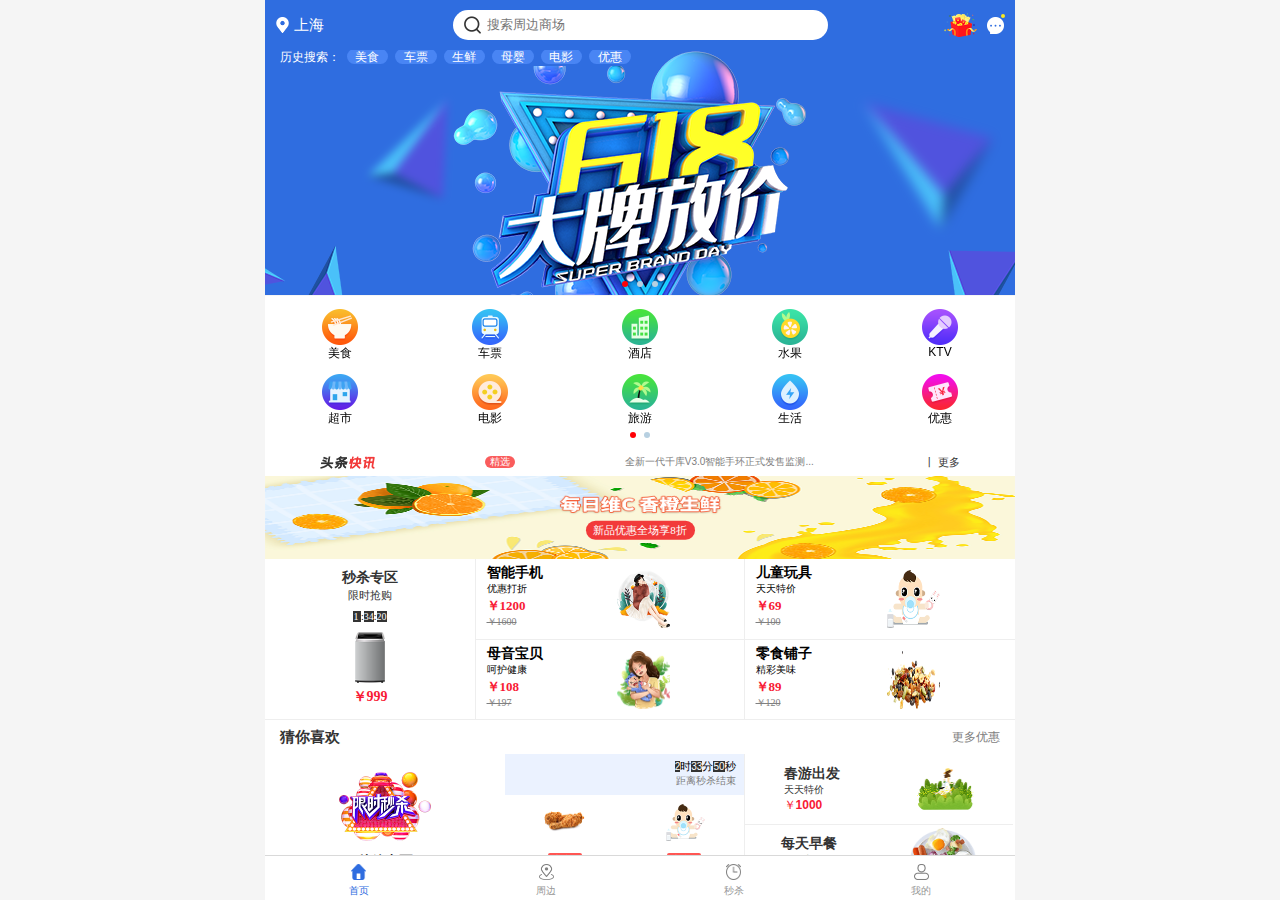
<file: index.html>
<!DOCTYPE html>
<html lang="en">

<head>
  <meta charset="UTF-8">
  <meta http-equiv="X-UA-Compatible" content="IE=edge">
  <meta name="viewport" content="width=device-width, initial-scale=1.0">

  <script src="./ydui/js/jquery-3.5.1.min.js"></script>
  <link rel="stylesheet" href="./ydui/css/ydui.css">
  <script src="./ydui/js/ydui.flexible.js"></script>
  <script src="./ydui/js/ydui.js"></script>
  <!-- <script src="./js/flexible.js"></script> -->

  <link rel="stylesheet" href="./css/index.css">

  <title>社区团购</title>
</head>

<body>
  <section class="g-flexview">

    <header class="m-navbar">
      <a href="#" class="navbar-item" id="nav_left" style="width: 46.5px;">
        <img src="./img/团购1_slices/位置@2x.png" alt="" width="12.5px" height="15.5px">
        上海
      </a>
      <div class="navbar-center">
        <div class="search">
          <img src="./img/团购1_slices/搜索@2x.png" alt="搜索">
          <input type="text" placeholder="搜索周边商场">
        </div>
      </div>
      <div class="navbar-item" id="nav_right">
        <a href="#">
          <img class="tuangou1" src="./img/团购1_slices/1@2x.png" alt="" width="33px" height="24px">
        </a>
        <a href="#">
          <span class="tabbar-dot"></span>
          <img src="./img/团购1_slices/矢量智能对象1@2x.png" alt="" width="17px" height="17px">
        </a>
      </div>
    </header>

    <div class="g-scrollview">
      <div class="banner">
        <div class="m-slider" data-ydui-slider="{autoplay: 3000}">
          <!-- 参数在这里 -->
          <div class="slider-wrapper">
            <div class="slider-item">
              <a href="#">
                <img src="./img/团购1_slices/矩形 1 拷贝@2x_看图王.png">
              </a>
            </div>
            <div class="slider-item">
              <a href="#">
                <img src="./img/团购1_slices/矩形 1 拷贝@2x_看图王.png" alt="">
              </a>
            </div>
            <div class="slider-item">
              <a href="#">
                <img src="./img/团购1_slices/矩形 1 拷贝@2x_看图王.png">
              </a>
            </div>
          </div>
          <div class="slider-pagination"></div><!-- 分页标识 -->
        </div>
        <!-- 历史搜索 -->
        <div class="history_search">
          <span>历史搜索：</span>
          <div class="hs_btn"><span>美食</span></div>
          <div class="hs_btn"><span>车票</span></div>
          <div class="hs_btn"><span>生鲜</span></div>
          <div class="hs_btn"><span>母婴</span></div>
          <div class="hs_btn"><span>电影</span></div>
          <div class="hs_btn"><span>优惠</span></div>
        </div>
      </div>
      <div class="btns">
        <div class="m-slider" data-ydui-slider="{autoplay: 30000}">
          <!-- 参数在这里 -->
          <div class="slider-wrapper">
            <div class="slider-item">
              <!-- 图标按钮 -->
              <div class="btnIcons">
                <div class="row">
                  <div class="btn_icon">
                    <img src="./img/团购15_slices/组 45@2x.png" alt="">
                    美食
                  </div>
                  <div class="btn_icon">
                    <img src="./img/团购15_slices/组 46@2x.png" alt="">
                    车票
                  </div>
                  <div class="btn_icon">
                    <img src="./img/团购15_slices/组 54@2x.png" alt="">
                    酒店
                  </div>
                  <div class="btn_icon">
                    <img src="./img/团购15_slices/组 58@2x.png" alt="">
                    水果
                  </div>
                  <div class="btn_icon">
                    <img src="./img/团购15_slices/组 50@2x.png" alt="">
                    KTV
                  </div>
                </div>
                <div class="row">
                  <div class="btn_icon">
                    <img src="./img/团购15_slices/组 51@2x.png" alt="">
                    超市
                  </div>
                  <div class="btn_icon">
                    <img src="./img/团购15_slices/组 52@2x.png" alt="">
                    电影
                  </div>
                  <div class="btn_icon">
                    <a href="./page3.html">
                      <img src="./img/团购15_slices/组 67@2x.png" alt="">
                    </a>

                    旅游
                  </div>
                  <div class="btn_icon">
                    <a href="./page4.html">
                      <img src="./img/团购15_slices/组 56@2x.png" alt="">
                      生活
                    </a>
                  </div>
                  <div class="btn_icon">
                    <img src="./img/团购15_slices/组 57@2x.png" alt="">
                    优惠
                  </div>
                </div>
              </div>
            </div>
            <div class="slider-item">
              <!-- 图标按钮 -->
              <div class="btnIcons">
                <div class="row">
                  <div class="btn_icon">
                    <img src="./img/团购15_slices/组 45@2x.png" alt="">
                    美食
                  </div>
                  <div class="btn_icon">
                    <img src="./img/团购15_slices/组 46@2x.png" alt="">
                    车票
                  </div>
                  <div class="btn_icon">
                    <img src="./img/团购15_slices/组 54@2x.png" alt="">
                    酒店
                  </div>
                  <div class="btn_icon">
                    <img src="./img/团购15_slices/组 58@2x.png" alt="">
                    水果
                  </div>
                  <div class="btn_icon">
                    <img src="./img/团购15_slices/组 50@2x.png" alt="">
                    KTV
                  </div>
                </div>
                <div class="row">
                  <div class="btn_icon">
                    <img src="./img/团购15_slices/组 51@2x.png" alt="">
                    超市
                  </div>
                  <div class="btn_icon">
                    <img src="./img/团购15_slices/组 52@2x.png" alt="">
                    电影
                  </div>
                  <div class="btn_icon">
                    <img src="./img/团购15_slices/组 67@2x.png" alt="">
                    旅游
                  </div>
                  <div class="btn_icon">
                    <img src="./img/团购15_slices/组 56@2x.png" alt="">
                    生活
                  </div>
                  <div class="btn_icon">
                    <img src="./img/团购15_slices/组 57@2x.png" alt="">
                    优惠
                  </div>
                </div>
              </div>
            </div>
          </div>
          <div class="slider-pagination"></div><!-- 分页标识 -->
        </div>
      </div>
      <div class="touTiaoKuaiXun">
        <img src="./img/团购1_slices/头条快讯@2x.png" alt="">
        <div class="jinXuan">
          精选
        </div>
        <p>全新一代千库V3.0智能手环正式发售监测...</p>
        <span>丨 更多</span>
      </div>
      <div class="ad1">
        <div>
          <img src="./img/团购1_slices/每日维C 香橙生鲜@2x.png" alt="">
          <p>新品优惠全场享8折</p>
        </div>
      </div>
      <div class="goods">
        <div class="goodsLeft">
          <p>秒杀专区</p>
          <p>限时抢购</p>
          <p><span>1 </span>:<span>34</span>:<span>20</span></p>
          <img src="./img/团购1_slices/0b35ac383cb5e94a3e7a41792937aac0@2x.png" alt="">
          <p>￥999</p>
        </div>
        <div class="goodsRight">
          <div class="goodsRow">
            <div class="rowGoods">
              <div>
                <p>智能手机</p>
                <p>优惠打折</p>
                <p>￥1200</p>
                <p>￥1600</p>
              </div>
              <img src="./img/团购1_slices/6cefcf61ed5d531fd99da0ea3e9c7f4a@2x.png" alt="">
            </div>
            <div class="rowGoods">
              <div>
                <p>儿童玩具</p>
                <p>天天特价</p>
                <p>￥69</p>
                <p>￥100</p>
              </div>
              <img src="./img/团购1_slices/e81a90c79d6da7b04e42bbdddd7f878f@2x.png" alt="">
            </div>
          </div>
          <div class="goodsRow">
            <div class="rowGoods">
              <div>
                <p>母音宝贝</p>
                <p>呵护健康</p>
                <p>￥108</p>
                <p>￥197</p>
              </div>
              <img src="./img/团购1_slices/d3e180e2e59d3b158729aecfd1cf8ca9@2x.png" alt="">
            </div>
            <div class="rowGoods">
              <div>
                <p>零食铺子</p>
                <p>精彩美味</p>
                <p>￥89</p>
                <p>￥120</p>
              </div>
              <img src="./img/团购1_slices/fba301a71367009bae709b83f209a885@2x.png" alt="">
            </div>
          </div>
        </div>
      </div>
      <div class="caiNiXiHuan">
        <span>猜你喜欢</span>
        <span>更多优惠</span>
      </div>
      <div class="ad2">
        <ul class="ad2Row">
          <li>
            <img src="./img/团购2_slices/3b95e4c1c97695abaf54565015197593@2x.png" alt="">
            <h4>秒杀专区</h4>
            <p>23093人气</p>
          </li>
          <li>
            <div class="jiShi">
              <p><span>2</span>时<span>33</span>分<span>50</span>秒</p>
              <p>距离秒杀结束</p>
            </div>

            <div class="ad2Img">
              <div>
                <img width="43px" height="26.5px" src="./img/团购2_slices/048d702880a7ee443904f02a49efc0c9@2x.png" alt="">
                <img width="39px" height="37px" src="./img/团购2_slices/e81a90c79d6da7b04e42bbdddd7f878f@2x.png" alt="">
              </div>

            </div>
            <div class="ad2Word">
              <div>
                <p class="miaoShaJia">秒杀价</p>
                <p class="miaoShaJia">秒杀价</p>
              </div>
              <div>
                <p>￥21</p>
                <p>￥9.9</p>
              </div>
            </div>
          </li>
          <li>
            <div class="chunYou">
              <div class="chunYouWord">
                <h4>春游出发</h4>
                <p class="chunYouWord1">天天特价</p>
                <p class="chunYouWord2">￥1000</p>
              </div>
              <img width="57.5px" height="41.5px" src="./img/团购2_slices/707185031c44b7b8bf7e36ca4ab9179d@2x.png" alt="">
            </div>
            <div class="chunYou">
              <div class="chunYouWord">
                <h4>每天早餐</h4>
                <p class="chunYouWord1">天天特价</p>
                <p class="chunYouWord2">￥5.6</p>
              </div>
              <img width="66px" height="64px" src="./img/团购2_slices/403e2a6744e5a7a2da5a379fecf69b82@2x.png" alt="">
            </div>
          </li>
        </ul>
        <ul class="ad2Row">
          <li style="width: 32%; border-right: 1px solid #eee;">
            <div class="ad2Row-2">
              <h4>清香甜品</h4>
              <p class="ad2Row-p1">美达坚果</p>
              <p class="ad2Row-p2">￥49</p>
            </div>
            <div class="ad2Row-img">
              <img width="120px" height="64.5px" src="./img/团购2_slices/fba301a71367009bae709b83f209a885@2x.png" alt="">

            </div>
          </li>
          <li style="width: 32%; border-right: 1px solid #eee;">
            <div class="ad2Row-2">
              <h4>鲜香水果</h4>
              <p class="ad2Row-p1">天天特价</p>
              <p class="ad2Row-p2">￥45</p>
            </div>
            <div class="ad2Row-img">
              <img width="111.5px" height="62.5px" src="./img/团购2_slices/37f29aa2467a7352cc80246937e0ff9b@2x.png"
                alt="">

            </div>
          </li>
          <li style="width: 35.7%;">
            <div class="ad2Row-3">
              <h4>妈妈套装</h4>
              <p class="ad2Row-p1">平台推荐</p>
              <p class="ad2Row-p2">￥120</p>
            </div>
            <div class="ad2Row-img">
              <img width="88.5px" height="74px" src="./img/团购2_slices/d29c855be29c9f594d0ea9bdeb5adcd2@2x.png" alt="">

            </div>
          </li>

        </ul>
      </div>
      <div class="caiNiXiHuan fuJinShangJia">
        <span>附近商家</span>
        <span>更多优惠</span>
      </div>
      <div class="business">
        <div class="busines">
          <img width="85px" height="85px" src="./img/团购2_slices/图层 19@2x.png" alt="">
          <div class="busines_word">
            <h3>麻辣江湖小龙虾旗舰店</h3>
            <div>
              <div class="jinDuTiao">
                <img width="11.2vw" height="6px" src="./img/团购2_slices/矩形 783@2x.png" alt="">
              </div>
              <span>已售2049</span>
            </div>

            <p class="busines_word_p1">￥ <span>65.6</span> <span>￥88.9</span></p>
            <p class="busines_word_p2">上海市黄浦区中山路128号印象广场</p>

          </div>
          <div class="btn_maShang">
            <!-- <a href="javascript:;" class="btn btn-danger">马上抢购</a> -->
            <button>马上抢购</button>
            <!-- <p>800m</p> -->
          </div>
        </div>
        <div class="busines">
          <img width="85px" height="85px" src="./img/团购2_slices/图层 20@2x.png" alt="">
          <div class="busines_word">
            <h3>玩来玩去龙虾</h3>
            <div>
              <div class="jinDuTiao">
                <img width="42px" height="6px" src="./img/团购2_slices/矩形 783@2x.png" alt="">
              </div>
              <span>已售2049</span>
            </div>

            <p class="busines_word_p1">￥ <span>65.6</span> <span>￥88.9</span></p>
            <p class="busines_word_p2">上海市黄浦区中山路128号印象广场</p>

          </div>
          <div class="btn_maShang">
            <!-- <a href="javascript:;" class="btn btn-danger">马上抢购</a> -->
            <button>马上抢购</button>
            <!-- <p>800m</p> -->
          </div>
        </div>
        <div class="busines">
          <img width="85px" height="85px" src="./img/团购2_slices/图层 19@2x.png" alt="">
          <div class="busines_word">
            <h3>麻辣江湖小龙虾旗舰店</h3>
            <div>
              <div class="jinDuTiao">
                <img width="42px" height="6px" src="./img/团购2_slices/矩形 783@2x.png" alt="">
              </div>
              <span>已售2049</span>
            </div>

            <p class="busines_word_p1">￥ <span>65.6</span> <span>￥88.9</span></p>
            <p class="busines_word_p2">上海市黄浦区中山路128号印象广场</p>

          </div>
          <div class="btn_maShang">
            <!-- <a href="javascript:;" class="btn btn-danger">马上抢购</a> -->
            <button>马上抢购</button>
            <!-- <p>800m</p> -->
          </div>
        </div>
        <div class="busines">
          <img width="85px" height="85px" src="./img/团购2_slices/图层 20@2x.png" alt="">
          <div class="busines_word">
            <h3>玩来玩去龙虾</h3>
            <div>
              <div class="jinDuTiao">
                <img width="42px" height="6px" src="./img/团购2_slices/矩形 783@2x.png" alt="">
              </div>
              <span>已售2049</span>
            </div>

            <p class="busines_word_p1">￥ <span>65.6</span> <span>￥88.9</span></p>
            <p class="busines_word_p2">上海市黄浦区中山路128号印象广场</p>

          </div>
          <div class="btn_maShang">
            <!-- <a href="javascript:;" class="btn btn-danger">马上抢购</a> -->
            <button>马上抢购</button>
            <!-- <p>800m</p> -->
          </div>
        </div>
      </div>

    </div>

    <footer class="m-tabbar">
      <a href="./index.html" class="tabbar-item tabbar-active">
        <span class="tabbar-icon">
          <img src="./img/团购1_slices/形状 4@2x.png" alt="">
        </span>
        <span class="tabbar-txt">首页</span>
      </a>
      <a href="./page5.html" class="tabbar-item">
        <span class="tabbar-icon">
          <img src="./img/团购1_slices/矢量智能对象@2x.png" alt="">
        </span>
        <span class="tabbar-txt">周边</span>
      </a>
      <a href="./page6.html" class="tabbar-item">
        <span class="tabbar-icon">
          <img src="./img/团购1_slices/矢量智能对象@2x(1).png" alt="">
        </span>
        <span class="tabbar-txt">秒杀</span>
      </a>
      <a href="./page7.html" class="tabbar-item">
        <span class="tabbar-icon">
          <img src="./img/团购1_slices/矢量智能对象@2x(2).png" alt="">
        </span>
        <span class="tabbar-txt">我的</span>
      </a>
    </footer>
  </section>
</body>

</html>
</file>
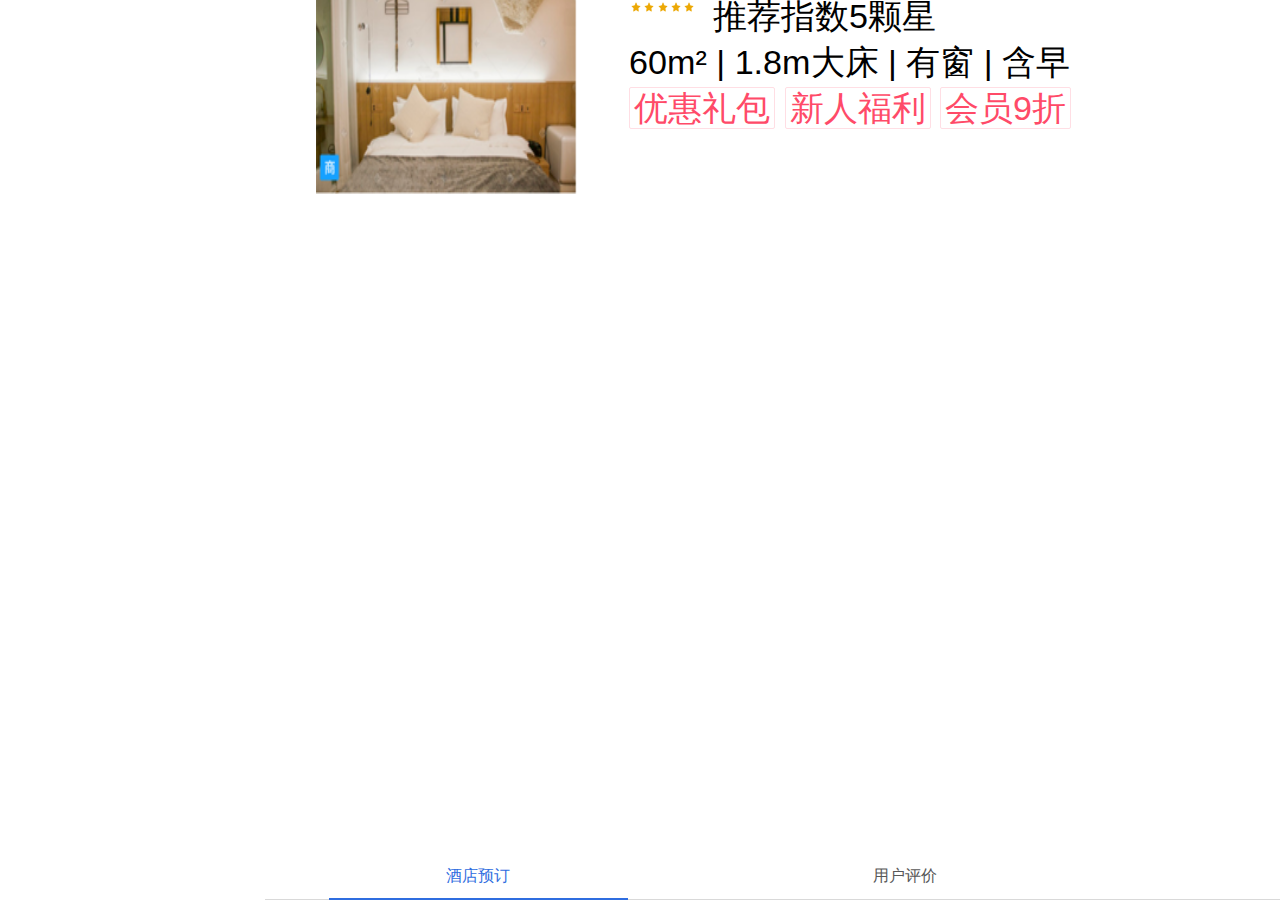
<file: page11.html>
<!DOCTYPE html>
<html lang="en">

<head>
    <meta charset="UTF-8">
    <meta http-equiv="X-UA-Compatible" content="IE=edge">
    <meta name="viewport" content="width=device-width, initial-scale=1.0">

    <script src="./ydui/js/jquery-3.5.1.min.js"></script>
    <link rel="stylesheet" href="./ydui/css/ydui.css">
    <script src="./ydui/js/ydui.flexible.js"></script>
    <script src="./ydui/js/ydui.js"></script>
    <link rel="stylesheet" href="./css/page11.css">
    <title>社区团购</title>
</head>

<body>
    <section class="g-flexview">

        <header class="m-navbar">
            <a href="#" class="navbar-item title">
                <i class="back-ico"></i>
                <strong>英皇国际大酒店(浦东机场店总店)</strong>
            </a>
            <div class="navbar-center">
                <span class="navbar-title"></span>
            </div>
            <div class="navbar-item titleLogo">
                <a href="#">
                    <img src="./img/团购11_slices/d@2x.png" class="phonelogo" width="15px" alt="">

                </a>
                <a href="#">
                    <img src="./img/团购11_slices/f@2x.png" class="sharelogo" width="15px" alt="">
                </a>
            </div>
        </header>



        <footer >
            <div class="m-tab" data-ydui-tab><!-- 这里添加data-ydui-tab就可以啦 -->
                <div class="tab-panel">
                    <div class="tab-panel-item tab-active" style="padding: 0;">
                        <div class="g-scrollview">
                            <div class="date">
                                <div class="date1" style="margin-left: 15px;">
                                    <strong class="date1Span1">
                                        04月28日
                                    </strong>
                                    <span class="date1Span2">
                                        明天
                                    </span>
                                    <span class="date1Span3">
                                        周日
                                    </span><br>
                                    <span class="date1Span4">
                                        明天入住
                                    </span>
                                </div>
                                <div class="date1">
                                    <strong class="date1Span1">
                                        04月28日
                                    </strong>
                                    <span class="date1Span2">
                                        明天
                                    </span>
                                    <span class="date1Span3">
                                        周日
                                    </span><br>
                                    <span class="date1Span4">
                                        明天入住
                                    </span>
                                </div>
                                <div class="date3">
                                    <div class="imglogo1">
                                        <img src="./img/团购11_slices/日期@2x.png" width="20px" alt="">
                                        <span>共1晚</span>
                                    </div>
                
                                    <img src="./img/团购11_slices/g@2x(1).png" class="imglogo2" height="16px" width="9px" alt="">
                                </div>
                            </div>
                            <div class="littleBox">
                                <span>会员权益</span>
                                <span>大床房</span>
                                <span>双人床</span>
                                <span>含早</span>
                                <span>钟点房</span>
                                <span>经济房</span>
                            </div>
                            <div class="room">
                                <img src="./img/团购11_slices/图层 1@2x.png" width="70px" alt="">
                                <div class="middletxt">
                                    <span class="txt1">
                                        豪华大床房
                                    </span>
                                    <br>
                                    <img src="./img/团购11_slices/星星@2x.png" width="10px" alt="">
                                    <img src="./img/团购11_slices/星星@2x.png" width="10px" alt="">
                                    <img src="./img/团购11_slices/星星@2x.png" width="10px" alt="">
                                    <img src="./img/团购11_slices/星星@2x.png" width="10px" alt="">
                                    <img src="./img/团购11_slices/星星@2x.png" width="10px" alt="">
                                    <span class="txt2">推荐指数5颗星</span>
                                    <br>
                                    <span class="txt3">60m² | 1.8m大床 | 有窗 | 含早</span>
                                    <br>
                                    <span class="boxmin">优惠礼包</span>
                                    <span class="boxmin">新人福利</span>
                                    <span class="boxmin">会员9折</span>
                                </div>
                                <div class="righttxt">
                                    <span class="txt21">
                                        &nbsp; 在线预订
                                    </span><br><br>
                                    <span class="txt22">
                                        <span class="list-price"><em>¥</em><span style="font-size: 20px;">238</span><em>起</em></span>
                                    </span><br>
                                    <span class="txt23">
                                        <span onclick='ToOpen()'>
                                            <span >展开</span>
                                            <img src="./img/团购11_slices/g@2x(2).png" width="10px" id="imglogo" alt="">
                                        </span>
                                    </span>
                                </div>
                            </div>
                            <div class="box">
                                <div class="boxLeft">
                                    <span class="boxtxt1">
                                        豪华大床房A双人床 含早 无窗
                                    </span>
                                    <br>
                                    <span class="boxtxt2">
                                        含1晚早餐价 | 不可取消
                                    </span>
                                    <br><br>
                                    <span class="boxmin">会员价</span>
                                    <span class="boxmin">专车接送</span>
                                    <span class="boxmin">首单返现</span>
                                </div>
                                <div class="boxRight">
                                    <div class="left">
                                        <div class="boxtxt1">
                                            <span class="list-price txt0">&nbsp;&nbsp;&nbsp;&nbsp;<em>¥</em><span
                                                    style="font-size: 20px;">238</span></span>
                                            <br>
                                            <span class="txt1">原价￥280</span>
                                            <br>
                                            <span class="txt2">满100减10</span>
                                        </div>
                                    </div>
                                    <div class="right">
                                        <div class="top">
                                            在线付
                                        </div>
                
                                        <div class="bottom">
                                            支付
                                        </div>
                                    </div>
                                </div>
                
                            </div>
                
                            <div class="box">
                                <div class="boxLeft">
                                    <span class="boxtxt1">
                                        豪华大床房B大床 含早 无窗
                                    </span>
                                    <br>
                                    <span class="boxtxt2">
                                        含1晚早餐价 | 不可取消
                                    </span>
                                    <br><br>
                                    <span class="boxmin">会员价</span>
                                    <span class="boxmin">专车接送</span>
                                    <span class="boxmin">首单返现</span>
                                </div>
                                <div class="boxRight">
                                    <div class="left">
                                        <div class="boxtxt1">
                                            <span class="list-price txt0">&nbsp;&nbsp;&nbsp;&nbsp;<em>¥</em><span
                                                    style="font-size: 20px;">250</span></span>
                                            <br>
                                            <span class="txt1">原价￥280</span>
                                            <br>
                                            <span class="txt2">满100减10</span>
                                        </div>
                                    </div>
                                    <div class="right">
                                        <div class="top">
                                            剩1间
                                        </div>
                
                                        <div class="bottom">
                                            支付
                                        </div>
                                    </div>
                                </div>
                
                            </div>
                
                            <div class="box">
                                <div class="boxLeft">
                                    <span class="boxtxt1">
                                        豪华大床房C大床 含早 有窗
                                    </span>
                                    <br>
                                    <span class="boxtxt2">
                                        含1晚早餐价 | 不可取消
                                    </span>
                                    <br><br>
                                    <span class="boxmin">会员价</span>
                                    <span class="boxmin">专车接送</span>
                                    <span class="boxmin">首单返现</span>
                                </div>
                                <div class="boxRight">
                                    <div class="left">
                                        <div class="boxtxt1">
                                            <span class="list-price txt0">&nbsp;&nbsp;&nbsp;&nbsp;<em>¥</em><span
                                                    style="font-size: 20px;">270</span></span>
                                            <br>
                                            <span class="txt1">原价￥280</span>
                                            <br>
                                            <span class="txt2">满100减10</span>
                                        </div>
                                    </div>
                                    <div class="right">
                                        <div class="top">
                                            在线付
                                        </div>
                
                                        <div class="bottom">
                                            支付
                                        </div>
                                    </div>
                                </div>
                
                            </div>
                
                            <div class="room">
                                <img src="./img/团购11_slices/图层 2@2x.png" width="70px" alt="">
                                <div class="middletxt">
                                    <span class="txt1">
                                        商务大床房
                                    </span>
                                    <br>
                                    <img src="./img/团购11_slices/星星@2x.png" width="10px" alt="">
                                    <img src="./img/团购11_slices/星星@2x.png" width="10px" alt="">
                                    <img src="./img/团购11_slices/星星@2x.png" width="10px" alt="">
                                    <img src="./img/团购11_slices/星星@2x.png" width="10px" alt="">
                                    <img src="./img/团购11_slices/星星@2x.png" width="10px" alt="">
                                    <span class="txt2">推荐指数5颗星</span>
                                    <br>
                                    <span class="txt3">50m² | 1.8m大床 | 有窗 | 含早</span>
                                    <br>
                                    <span class="boxmin">优惠礼包</span>
                                    <span class="boxmin">新人福利</span>
                                    <span class="boxmin">会员9折</span>
                                </div>
                                <div class="righttxt">
                                    <span class="txt21">
                                        &nbsp; 在线预订
                                    </span><br><br>
                                    <span class="txt22">
                                        <span class="list-price"><em>¥</em><span style="font-size: 20px;">200</span><em>起</em></span>
                                    </span><br>
                                    <span class="txt23">
                                        <span>
                                            <span>展开</span>
                                            <img src="./img/团购11_slices/g@2x(1).png" width="5px" alt=""></span>
                
                
                                    </span>
                                </div>
                            </div>
                
                            <div class="room">
                                <img src="./img/团购11_slices/图层 1@2x.png" width="70px" alt="">
                                <div class="middletxt">
                                    <span class="txt1">
                                        标准双人床
                                    </span>
                                    <br>
                                    <img src="./img/团购11_slices/星星@2x.png" width="10px" alt="">
                                    <img src="./img/团购11_slices/星星@2x.png" width="10px" alt="">
                                    <img src="./img/团购11_slices/星星@2x.png" width="10px" alt="">
                                    <img src="./img/团购11_slices/星星@2x.png" width="10px" alt="">
                                    <img src="./img/团购11_slices/星星@2x.png" width="10px" alt="">
                                    <span class="txt2">推荐指数5颗星</span>
                                    <br>
                                    <span class="txt3">60m² | 1.8m大床 | 有窗 | 含早</span>
                                    <br>
                                    <span class="boxmin">优惠礼包</span>
                                    <span class="boxmin">新人福利</span>
                                    <span class="boxmin">会员9折</span>
                                </div>
                                <div class="righttxt">
                                    <span class="txt21">
                                        &nbsp; 在线预订
                                    </span><br><br>
                                    <span class="txt22">
                                        <span class="list-price"><em>¥</em><span style="font-size: 20px;">238</span><em>起</em></span>
                                    </span><br>
                                    <span class="txt23">
                                        <span>
                                            <span>展开</span>
                                            <img src="./img/团购11_slices/g@2x(1).png" width="5px" alt=""></span>
                
                
                                    </span>
                                </div>
                            </div>
                        </div>
                    </div>
                    <div class="tab-panel-item" >
                       待开发
                    </div>
                    <div class="tab-panel-item">待开发</div>
                </div>
                <ul class="tab-nav">
                    <li class="tab-nav-item tab-active"><a href="javascript:;">酒店预订</a></li>
                    <li class="tab-nav-item"><a href="javascript:;">用户评价</a></li>
                    <li class="tab-nav-item"><a href="javascript:;">周边推荐</a></li>
                   
                </ul>

            </div>

        </footer>
    </section>

    <script src="./js/page11.js"></script>
</body>

</html>
</file>
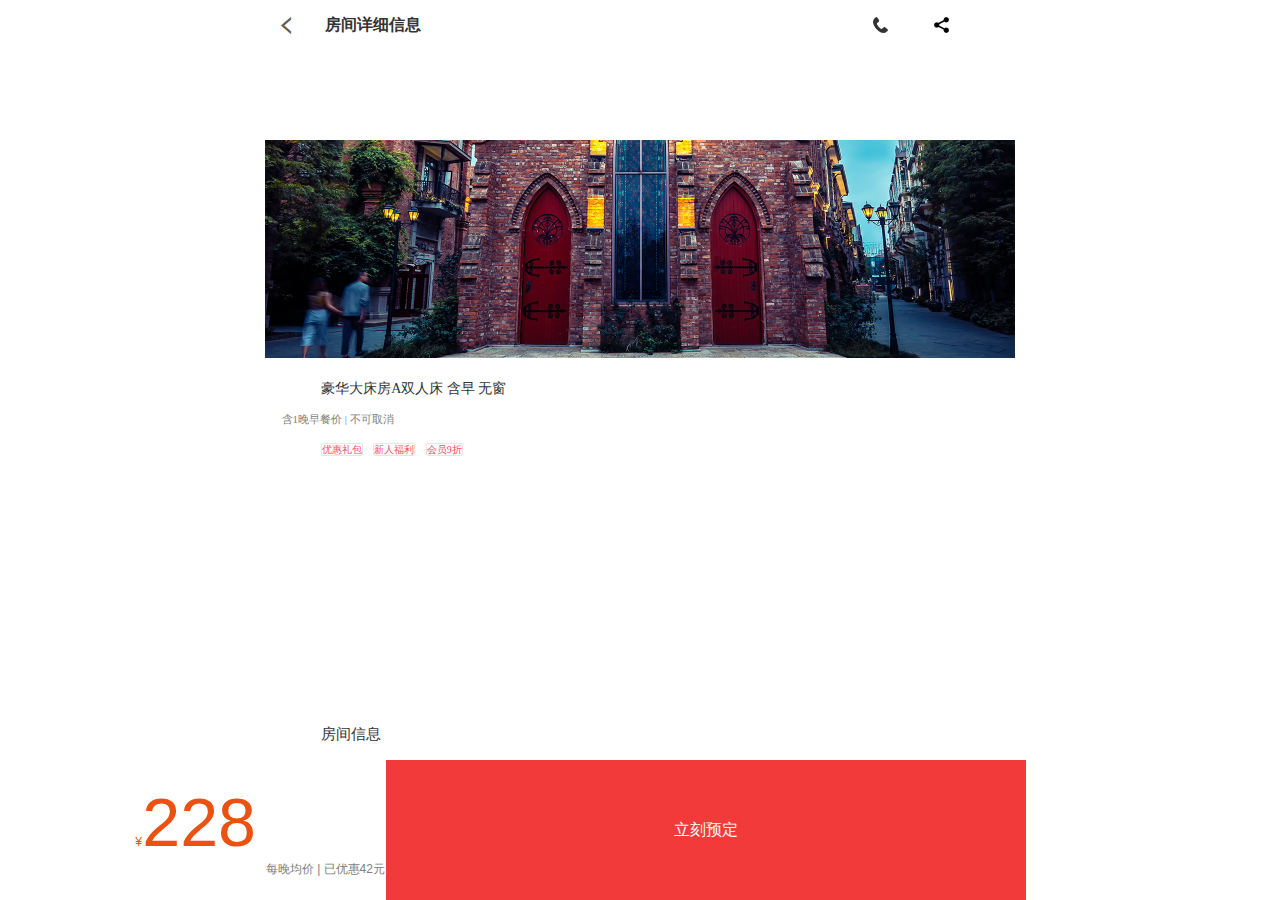
<file: page12.html>
<!DOCTYPE html>
<html lang="en">

<head>
    <meta charset="UTF-8">
    <meta http-equiv="X-UA-Compatible" content="IE=edge">
    <meta name="viewport" content="width=device-width, initial-scale=1.0">

    <script src="./ydui/js/jquery-3.5.1.min.js"></script>
    <link rel="stylesheet" href="./ydui/css/ydui.css">
    <script src="./ydui/js/ydui.flexible.js"></script>
    <script src="./ydui/js/ydui.js"></script>
    <link rel="stylesheet" href="./css/page12.css">
    <title>社区团购</title>
</head>

<body>
    <section class="g-flexview">

        <header class="m-navbar">
            <a href="#" class="navbar-item title">
                <i class="back-ico"></i>
                <strong>房间详细信息</strong>
            </a>
            <div class="navbar-center">
                <span class="navbar-title"></span>
            </div>
            <div class="navbar-item titleLogo">
                <a href="#">
                    <img src="./img/团购12_slices/d@2x.png" class="phonelogo" width="15px" alt="">

                </a>
                <a href="#">
                    <img src="./img/团购12_slices/f@2x.png" class="sharelogo" width="15px" alt="">
                </a>
            </div>
        </header>

        <div class="g-scrollview"；、>
            <img src="./img/团购12_slices/矩形 16@2x.png" width="100%" alt="">
            <div class="textdiv1">
                <div class="div1">
                    <strong class="title1">豪华大床房A双人床 含早 无窗</strong>
                    <span class="zaixian">在线预订</span>
                </div>

                <br>
                <div class="div2">
                    <span class="zaocan"> 含1晚早餐价 | 不可取消</span>
                    <span class="list-price money"><em>¥</em>238</span>
                    <span class="hTot">满100减10</span>

    
                </div>
                <br>
                <span class="txt">
                    <span class="yuanjia">原价￥280</span>
                    <br>
                    <span class="youhui">优惠礼包</span>
                    <span class="xinren">新人福利</span>
                    <span class="xinren">会员9折</span>
                </span>
            </div>
            <br>
            <div class="textdiv2">
                <div>
                    <div class="title2">
                        房间信息
                    </div>
                    <table>
                        <tr>
                            <td>
                                <span class="span1">床型</span>
                                <span class="span2">1.8m双人床</span>
                            </td>
                            <td>
                                <span class="span1">面积</span>
                                <span class="span2">30m</span>
                            </td>
                        </tr>
                        <tr>
                            <td>
                                <span class="span1">人数</span>
                                <span class="span2">可住 2人</span>
                            </td>
                            <td>
                                <span class="span1">窗户</span>
                                <span class="span2">无窗</span>
                            </td>
                        </tr>
                        <tr>
                            <td colspan="2">
                                <span class="span1">设施</span>
                                <span class="span2">免费WiFi、独立卫生间、空调、网络电视</span>
                            </td>
                        </tr>
                    </table>
                </div>

                <div class="title2">
                    预订服务
                </div>
                <table>
                    <tr>
                        <td>
                            <span class="span1">专享</span>
                            <span class="span3">预订支付成功后，酒店直接确认成功，无需等待</span>
                        </td>
                    </tr>
                </table>

                <div class="title2">预订规则</div>
                <table>
                    <tr>
                        <td>
                            <span class="span1">取消</span>
                            <span class="span3">如需取消预订支付，请在当天<i>12点前</i>可<i>免费取消</i></span>
                        </td>
                    </tr>
                    <tr>
                        <td>
                            <span class="span1">优惠</span>
                            <span class="span3">预订成功即享受优惠价格</span>
                        </td>
                    </tr>
                </table>
                <div class="title2">入住规则</div>
                <table>
                    <tr>
                        <td>
                            <span class="span1">押金</span>
                            <span class="span3">入住需缴纳押金，具体金额以本店为主</span>
                        </td>
                    </tr>
                    <tr>
                        <td>
                            <span class="span1">退房</span>
                            <span class="span3">请在14:00以后入住并于退房当前12:00前离开</span>
                        </td>
                    </tr>
                </table>
            </div>
        </div>

        <footer class="m-tabbar" style="padding: 0;">
            <a href="#" class="tabbar-item tabbar-active">
                <span class="list-price foot1"><em>¥</em>228</span>

                <span class="foot11">每晚均价  | 已优惠42元</span>
            </a>
            <a href="#" class="tabbar-item">
                <span class="foot2">
                    <span class="foot21">立刻预定</span>
                </span>
            </a>

        </footer>
    </section>
</body>

</html>
</file>
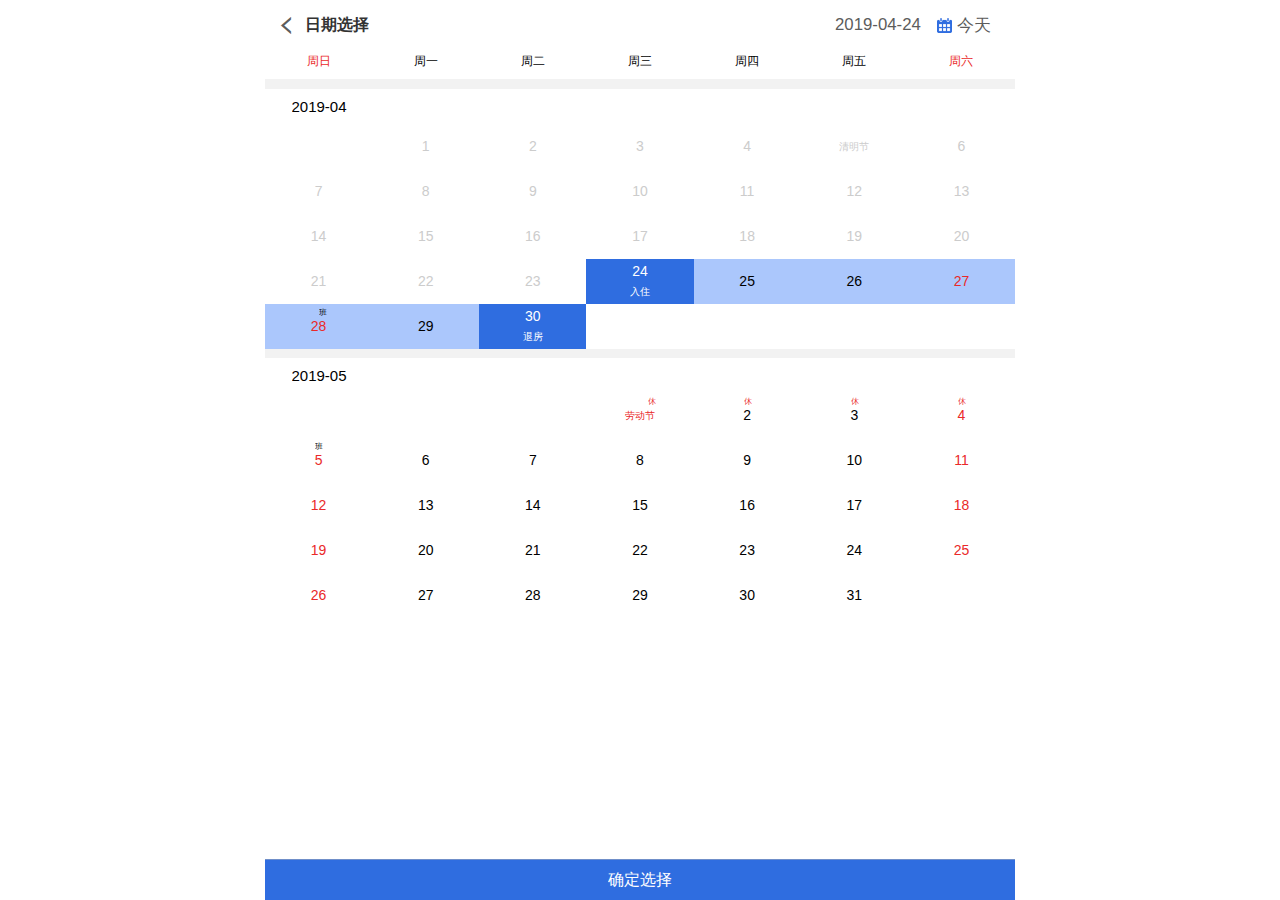
<file: page13.html>
<!DOCTYPE html>
<html lang="en">

<head>
    <meta charset="UTF-8">
    <meta http-equiv="X-UA-Compatible" content="IE=edge">
    <meta name="viewport" content="width=device-width, initial-scale=1.0">

    <script src="./ydui/js/jquery-3.5.1.min.js"></script>
    <link rel="stylesheet" href="./ydui/css/ydui.css">
    <script src="./ydui/js/ydui.flexible.js"></script>
    <script src="./ydui/js/ydui.js"></script>
    <link rel="stylesheet" href="./css/page13.css">
    <title>社区团购</title>
</head>

<body>
    <section class="g-flexview">

        <header class="m-navbar">
            <a href="#" class="navbar-item title">
                <i class="back-ico"></i>
                <strong>日期选择</strong>
            </a>
            <div class="navbar-center">
                <span class="navbar-title"></span>
            </div>
            <div class="navbar-item titleLogo">
                <span>2019-04-24</span>
                <a href="#">
                    <img src="./img/团购13_slices/形状 1@2x.png" class="phonelogo" width="15px" alt="">

                </a>
                <a href="#" class="rightTxt">
                    今天
                </a>
            </div>
        </header>
        <div class="week">
            <span class="day" style="color: #EA2929;">周日</span>
            <span class="day">周一</span>
            <span class="day">周二</span>
            <span class="day">周三</span>
            <span class="day">周四</span>
            <span class="day">周五</span>
            <span class="day" style="color: #EA2929;">周六</span>
        </div>
        <div class="g-scrollview" ；、>
            <div class="daychoose1">
                <div class="div1"></div>
                <div class="dayNow">
                    <span>2019-04</span>
                </div>
                <div class="cul1">
                    <span class="dayBox noChoose"></span>
                    <span class="dayBox noChoose">1</span>
                    <span class="dayBox noChoose">2</span>
                    <span class="dayBox noChoose">3</span>
                    <span class="dayBox noChoose">4</span>
                    <span class="dayBox noChoose jieri">清明节</span>
                    <span class="dayBox noChoose">6</span>
                </div>
                <div class="cul2">
                    <span class="dayBox noChoose">7</span>
                    <span class="dayBox noChoose">8</span>
                    <span class="dayBox noChoose">9</span>
                    <span class="dayBox noChoose">10</span>
                    <span class="dayBox noChoose">11</span>
                    <span class="dayBox noChoose">12</span>
                    <span class="dayBox noChoose">13</span>
                </div>
                <div class="cul3">
                    <span class="dayBox noChoose">14</span>
                    <span class="dayBox noChoose">15</span>
                    <span class="dayBox noChoose">16</span>
                    <span class="dayBox noChoose">17</span>
                    <span class="dayBox noChoose">18</span>
                    <span class="dayBox noChoose">19</span>
                    <span class="dayBox noChoose">20</span>
                </div>
                <div class="cul4">
                    <span class="dayBox noChoose">21</span>
                    <span class="dayBox noChoose">22</span>
                    <span class="dayBox noChoose">23</span>
                    <span class="dayBox inOut">24 <span class="jieri">入住</span></span>
                    <span class="dayBox inOutMid">25</span>
                    <span class="dayBox inOutMid">26</span>
                    <span class="dayBox inOutMid biaohong">27</span>
                </div>
                <div class="cul5">
                    <span class="dayBox inOutMid biaohong">28<span class="jiaobiao">班</span></span>
                    <span class="dayBox inOutMid">29</span>
                    <span class="dayBox inOut">30 <br><span class="jieri">退房</span></span>
                    <span class="dayBox"></span>
                    <span class="dayBox"></span>
                    <span class="dayBox"></span>
                    <span class="dayBox"></span>
                </div>
            </div>
            <div class="daychoose2">
                <div class="div1"></div>
                <div class="dayNow">
                    <span>2019-05</span>
                </div>
                <div class="cul1">
                    <span class="dayBox"></span>
                    <span class="dayBox"></span>
                    <span class="dayBox"></span>
                    <span class="dayBox jieri biaohong">劳动节<span class="jiaobiao biaohong">休</span></span>
                    <span class="dayBox">2<span class="jiaobiao biaohong">休</span></span>
                    <span class="dayBox">3<span class="jiaobiao biaohong">休</span></span>
                    <span class="dayBox biaohong">4<span class="jiaobiao biaohong">休</span></span>
                </div>
                <div class="cul2">
                    <span class="dayBox biaohong">5<span class="jiaobiao">班</span></span>
                    <span class="dayBox">6</span>
                    <span class="dayBox">7</span>
                    <span class="dayBox">8</span>
                    <span class="dayBox">9</span>
                    <span class="dayBox">10</span>
                    <span class="dayBox biaohong">11</span>
                </div>
                <div class="cul3">
                    <span class="dayBox biaohong">12</span>
                    <span class="dayBox">13</span>
                    <span class="dayBox">14</span>
                    <span class="dayBox">15</span>
                    <span class="dayBox">16</span>
                    <span class="dayBox">17</span>
                    <span class="dayBox biaohong">18</span>
                </div>
                <div class="cul4">
                    <span class="dayBox biaohong">19</span>
                    <span class="dayBox">20</span>
                    <span class="dayBox">21</span>
                    <span class="dayBox">22</span>
                    <span class="dayBox">23</span>
                    <span class="dayBox">24</span>
                    <span class="dayBox biaohong">25</span>

                </div>
                <div class="cul5">
                    <span class="dayBox biaohong">26</span>
                    <span class="dayBox">27</span>
                    <span class="dayBox">28</span>
                    <span class="dayBox">29</span>
                    <span class="dayBox">30</span>
                    <span class="dayBox">31</span>
                    <span class="dayBox"></span>

                </div>
            </div>
        </div>

        <footer class="m-tabbar">
            <a href="#" class="tabbar-item">
                <span class="foot1">
                    <span class="foot11">确定选择</span>
                </span>
            </a>

        </footer>
    </section>
</body>

</html>
</file>
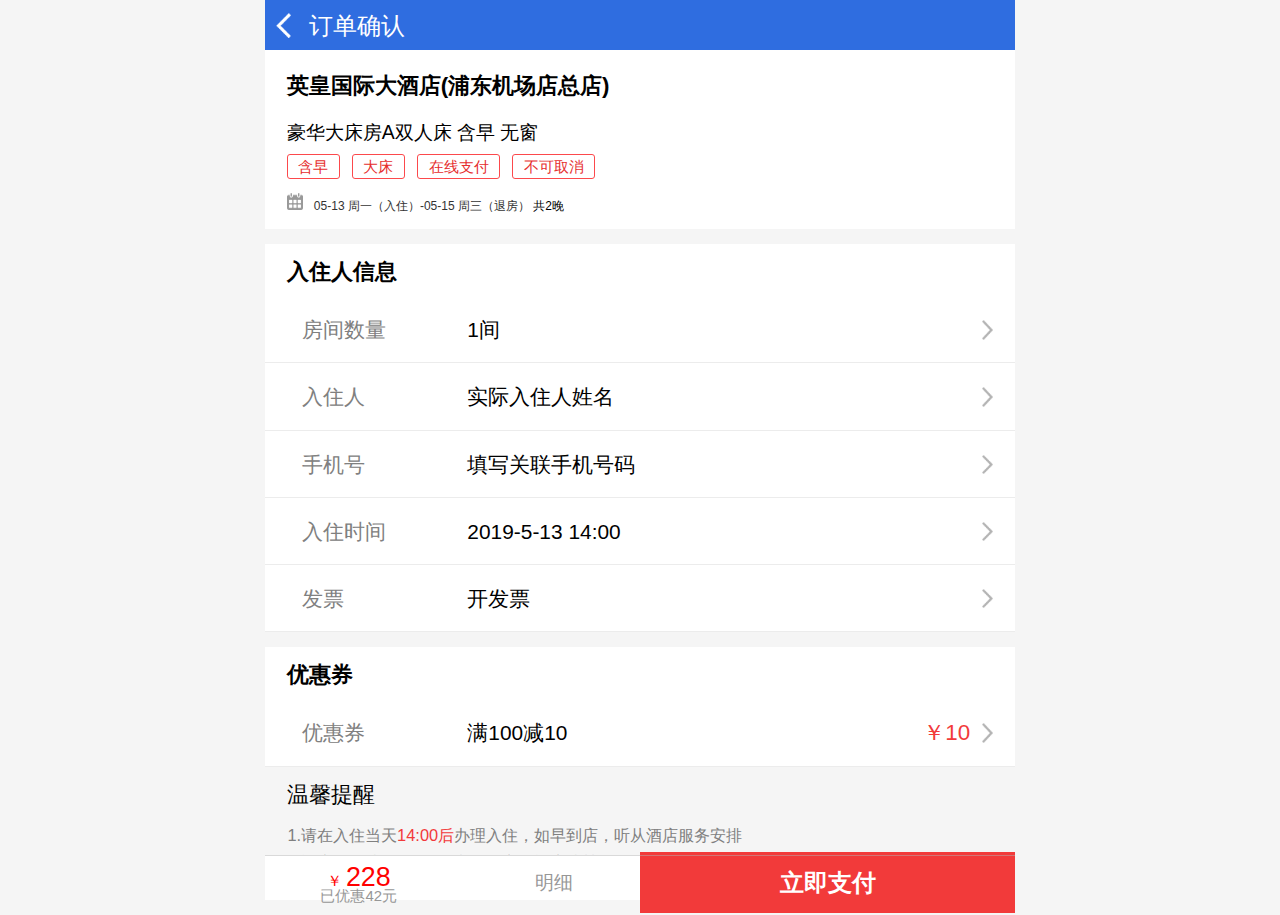
<file: page14.html>
<!DOCTYPE html>
<html lang="en">

<head>
  <meta charset="UTF-8">
  <meta http-equiv="X-UA-Compatible" content="IE=edge">
  <meta name="viewport" content="width=device-width, initial-scale=1.0">

  <script src="http://libs.baidu.com/jquery/2.0.0/jquery.min.js"></script>
  <link rel="stylesheet" href="./ydui/css/ydui.css">
  <script src="./ydui/js/ydui.flexible.js"></script>
  <script src="./ydui/js/ydui.js"></script>
  <link rel="stylesheet" href="./css/page14.css">
  <link rel="stylesheet" href="./css/index.css">

  <title>page14</title>
</head>
 
<body>
  <section class="g-flexview">
    <header class="m-navbar">
      <div class="navbar-item">
        <a href="#">
          <img src="./img/团购14_slices/返回@2x.png" alt="">
        </a>
        <div class="navbar-text">
          <span>订单确认</span>
        </div>
      </div>
      <div class="navbar-center">

      </div>
      <div class="navbar-item"></div>
    </header>

    <div class="g-scrollview">
      <div class="info">
        <div class="info-box">
          <span class="name">英皇国际大酒店(浦东机场店总店)</span>
          <span class="des">豪华大床房A双人床 含早 无窗</span>
          <span class="tag">含早</span>
          <span class="tag">大床</span>
          <span class="tag">在线支付</span>
          <span class="tag">不可取消</span>
          <div class="live">
            <img src="./img/团购14_slices/形状 1@2x.png" alt="">
            <span class="data">05-13 周一（入住）-05-15 周三（退房）</span>
            <span class="all">共2晚</span>
          </div>
        </div>
      </div>
      <div class="peopledata">
        <div class="title">
          <span>入住人信息</span>
        </div>
        <div class="data-detail">
          <span class="gray">房间数量</span>
          <span class="black">1间</span>
          <img src="./img/团购14_slices/形状 630@2x.png" alt="">
        </div>
        <div class="data-detail">
          <span class="gray">入住人</span>
          <span class="black">实际入住人姓名</span>
          <img src="./img/团购14_slices/形状 630@2x.png" alt="">
        </div>
        <div class="data-detail">
          <span class="gray">手机号</span>
          <span class="black">填写关联手机号码</span>
          <img src="./img/团购14_slices/形状 630@2x.png" alt="">
        </div>
        <div class="data-detail">
          <span class="gray">入住时间</span>
          <span class="black">2019-5-13 14:00</span>
          <img src="./img/团购14_slices/形状 630@2x.png" alt="">
        </div>
        <div class="data-detail">
          <span class="gray">发票</span>
          <span class="black">开发票</span>
          <img src="./img/团购14_slices/形状 630@2x.png" alt="">
        </div>
      </div>
      <div class="peopledata">
        <div class="title">
          <span>优惠券</span>
        </div>
        <div class="data-detail">
          <span class="gray">优惠券</span>
          <span class="black">满100减10</span>
          <img src="./img/团购14_slices/形状 630@2x.png" alt="">
          <span class="price">￥10</span>
        </div>
      </div>
      <div class="last-info">
        <div class="title">
          <span>温馨提醒</span>
        </div>
        <div class="data-detail">
          <p>1.请在入住当天<span>14:00后</span>办理入住，如早到店，听从酒店服务安排</p>
          <p>2.退房当天请在<span>12:00前</span>办理，离开酒店请带好随身物品</p>
          <p>3.预订后订单<span>不可取消</span>，如未按预订日期入住费用不可退回</p>
        </div>
      </div>
      
    </div>

    <footer class="m-tabbar">
      <div class="tabbar-item">
        <span class="red">￥
          <span class="big">228</span>
        </span>
        <span class="gray">已优惠42元</span>
      </div>
      <div class="tabbar-item">
        <span class="gray-detail">明细</span>
      </div>
      <button  class="button" >
        <span>立即支付</span> 
      </button>
    </footer>
  </section>
</body>

</html>
</file>
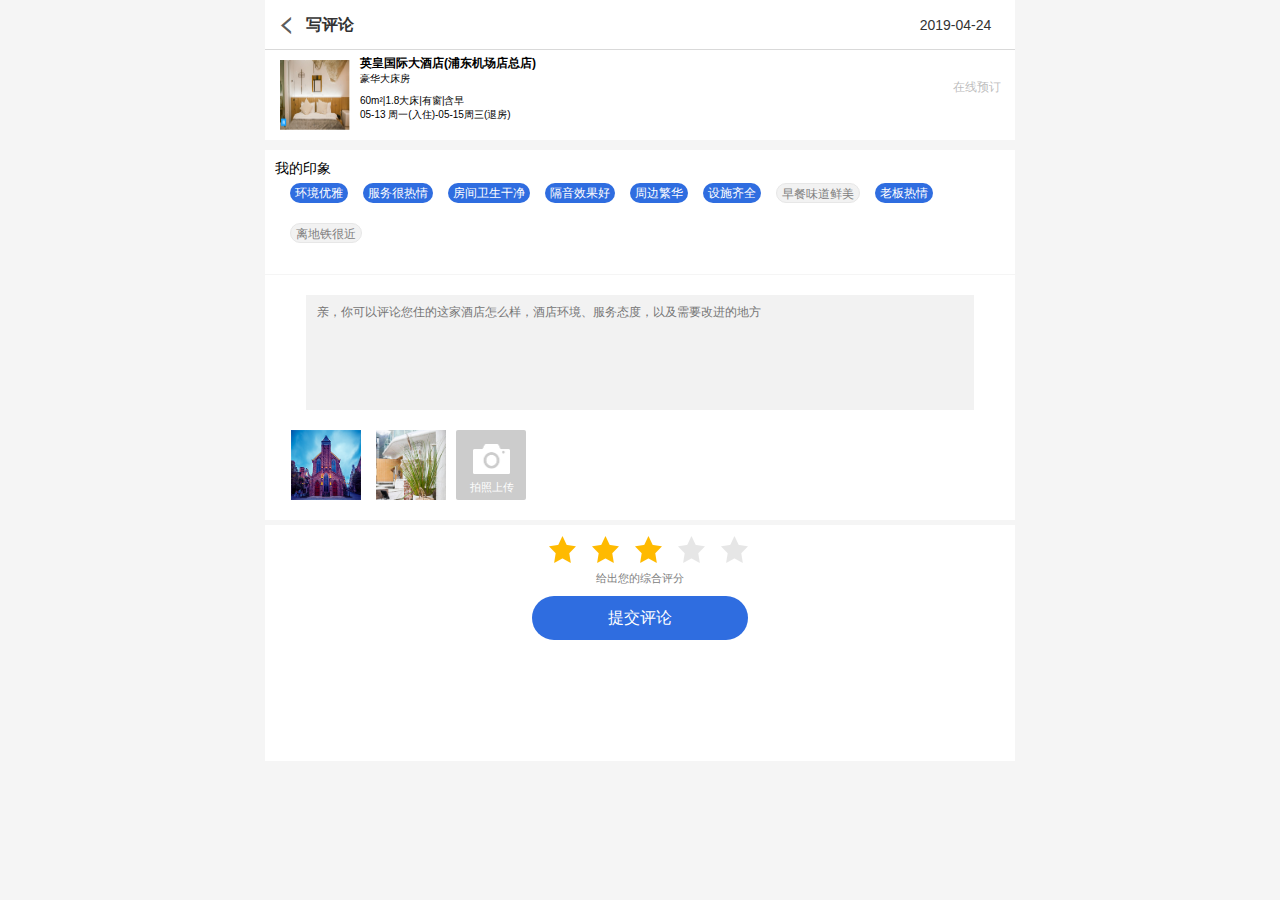
<file: page17.html>
<!DOCTYPE html>
<html lang="en">

<head>
    <meta charset="UTF-8">
    <meta http-equiv="X-UA-Compatible" content="IE=edge">
    <meta name="viewport" content="width=device-width, initial-scale=1.0">
    <title>page17</title>
    <script src="./ydui/js/jquery-3.5.1.min.js"></script>
    <link rel="stylesheet" href="./ydui/css/ydui.css">
    <script src="./ydui/js/ydui.flexible.js"></script>
    <script src="./ydui/js/ydui.js"></script>
    <link rel="stylesheet" href="./css/page17.css">
</head>

<body>
    <section class="g-flexview">

        <header class="m-navbar">
            <a href="#" class="navbar-item">
                <!-- <i class="icon-shopcart-outline"></i> -->
                <i class="back-ico""></i><span style="font-weight: bold;font-size: 16px;margin-left: 10px;color: #333333;">写评论</span> 
            </a>
            <div class="navbar-center">
            </div>
            <div class="navbar-item">
                <a href="#">
                    <!-- <i class="icon-ucenter-outline"></i> -->
                    <span style="color: #333333;font-size: 14px;margin-right: 12.5px;">2019-04-24</span> 
                </a>
            </div>
        </header>

        <div class="g-scrollview">
            <div class="booking">
                <img src="./img/团购17_slices/图层 1@2x.png" alt="#">
                <div class="center_text">
                    <h6>英皇国际大酒店(浦东机场店总店)</h6>
                    <p>豪华大床房</p>
                    <p class="split">60m²|1.8大床|有窗|含早</p>
                    <p class="last">05-13 周一(入住)-05-15周三(退房)</p>
                </div>
                <div class="online_booking">
                    <p>在线预订</p>
                </div>
            </div>
            <div class="mine-impression">
                <p>我的印象</p>
                <div class="impression">
                    <span>环境优雅</span>
                    <span>服务很热情</span>
                    <span>房间卫生干净</span>
                    <span>隔音效果好</span>
                    <span>周边繁华</span>
                    <span>设施齐全</span>
                    <span class="unchecked">早餐味道鲜美</span>
                    <span>老板热情</span>
                    <span class="unchecked">离地铁很近</span>
                </div>
            </div>
            <div class="comment">
                <div class="textarea">
                    <textarea rows="5" cols="40" placeholder="亲，你可以评论您住的这家酒店怎么样，酒店环境、服务态度，以及需要改进的地方"></textarea>
                </div>
                <div class="upload">
                    <img src="./img/团购17_slices/500709881@2x.png" alt="#">
                    <img src="./img/团购17_slices/图层 2@2x.png" alt="#">
                    <div class="load-box">
                        
                        <img src="./img/团购17_slices/形状 1@2x.png" alt="">
                        <span>拍照上传</span>
                    </div>
                </div>
            </div>
            <div class="grade">
                <div class="star">
                        <img src="./img/团购17_slices/星星@2x.png" alt="1">
                        <img src="./img/团购17_slices/星星@2x.png" alt="2">
                        <img src="./img/团购17_slices/星星@2x.png" alt="3">
                        <img src="./img/团购17_slices/星星@2x(1).png" alt="4">
                        <img src="./img/团购17_slices/星星@2x(1).png" alt="5">
                </div>
                <p>给出您的综合评分</p>
                <div class="btn">
                    <button>提交评论</button>
                </div>
                
            </div>
            <div class="footer">
                
            </div>
        </div>
    </section>
</body>

</html>
</file>
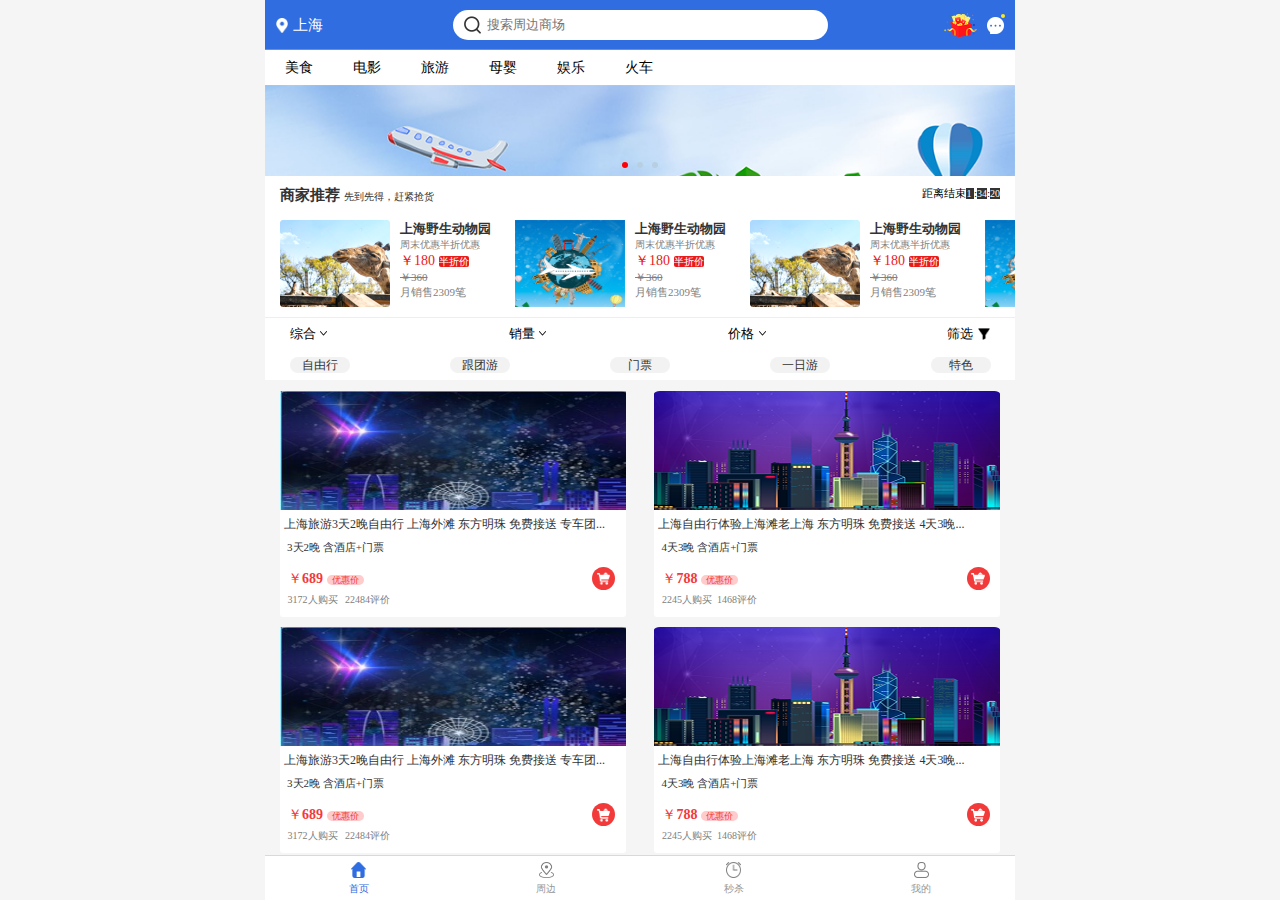
<file: page3.html>
<!DOCTYPE html>
<html lang="en">

<head>
  <meta charset="UTF-8">
  <meta http-equiv="X-UA-Compatible" content="IE=edge">
  <meta name="viewport" content="width=device-width, initial-scale=1.0">

  <script src="./ydui/js/jquery-3.5.1.min.js"></script>
  <link rel="stylesheet" href="./ydui/css/ydui.css">
  <script src="./ydui/js/ydui.flexible.js"></script>
  <script src="./ydui/js/ydui.js"></script>
  <!-- <script src="./js/flexible.js"></script> -->

  <link rel="stylesheet" href="./css/page3.css">

  <title>社区团购</title>
</head>

<body>
  <section class="g-flexview">

    <header class="m-navbar">
      <a href="#" class="navbar-item" id="nav_left" style="width: 46.5px;">
        <img src="./img/团购1_slices/位置@2x.png" alt="" width="12.5px" height="15.5px">
        上海
      </a>
      <div class="navbar-center">
        <div class="search">
          <img src="./img/团购1_slices/搜索@2x.png" alt="搜索">
          <input type="text" placeholder="搜索周边商场">
        </div>
      </div>
      <div class="navbar-item" id="nav_right">
        <a href="#">
          <img class="tuangou1" src="./img/团购1_slices/1@2x.png" alt="" width="33px" height="24px">
        </a>
        <a href="#">
          <span class="tabbar-dot"></span>
          <img src="./img/团购1_slices/矢量智能对象1@2x.png" alt="" width="17px" height="17px">
        </a>
      </div>
    </header>

    <div class="g-scrollview">
      <ul class="xuanXiang">
        <li>美食</li>
        <li>电影</li>
        <li>旅游</li>
        <li>母婴</li>
        <li>娱乐</li>
        <li>火车</li>
      </ul>
      <div class="m-slider" data-ydui-slider="{autoplay: 3000}">
        <!-- 参数在这里 -->
        <div class="slider-wrapper">
          <div class="slider-item">
            <a href="#">
              <img src="./img/团购3_slices/e118e5b136e4ad09a986bcb785652e37@2x.png">
            </a>
          </div>
          <div class="slider-item">
            <a href="#">
              <img src="./img/团购3_slices/e118e5b136e4ad09a986bcb785652e37@2x.png">
            </a>
          </div>
          <div class="slider-item">
            <a href="#">
              <img src="./img/团购3_slices/e118e5b136e4ad09a986bcb785652e37@2x.png">
            </a>
          </div>
        </div>
        <div class="slider-pagination"></div><!-- 分页标识 -->
      </div>
      <div class="shangJiaTuiJian">
        <div class="shangJiaTuiJian-word">
          <h3>商家推荐 <span>先到先得，赶紧抢货</span></h3>
          <p>距离结束<span>1 </span>:<span>34</span>:<span>20</span></p>
        </div>
        <div class="shangJiaTuiJian-business">
          <div class="shangJiaTuiJian-busines">
            <img align="left" src="./img/团购3_slices/图层 29@2x.png" alt="">
            <h4>上海野生动物园</h4>
            <p>周末优惠半折优惠</p>
            <p>￥180 <span>半折价</span> </p>
            <p>￥360</p>
            <p>月销售2309笔</p>
          </div>
          <div class="shangJiaTuiJian-busines">
            <img align="left" src="./img/团购3_slices/图层 30@2x.png" alt="">
            <h4>上海野生动物园</h4>
            <p>周末优惠半折优惠</p>
            <p>￥180 <span>半折价</span> </p>
            <p>￥360</p>
            <p>月销售2309笔</p>
          </div>
          <div class="shangJiaTuiJian-busines">
            <img align="left" src="./img/团购3_slices/图层 29@2x.png" alt="">
            <h4>上海野生动物园</h4>
            <p>周末优惠半折优惠</p>
            <p>￥180 <span>半折价</span> </p>
            <p>￥360</p>
            <p>月销售2309笔</p>
          </div>
          <div class="shangJiaTuiJian-busines">
            <img align="left" src="./img/团购3_slices/图层 30@2x.png" alt="">
            <h4>上海野生动物园</h4>
            <p>周末优惠半折优惠</p>
            <p>￥180 <span>半折价</span> </p>
            <p>￥360</p>
            <p>月销售2309笔</p>
          </div>
        </div>
      </div>
      <div class="xiaLa-btn">
        <ul>
          <li>
            综合
            <img width="7px" height="5px" src="./img/团购3_slices/下拉@2x.png" alt="">
          </li>
          <li>
            销量
            <img width="7px" height="5px" src="./img/团购3_slices/下拉@2x.png" alt="">
          </li>
          <li>
            价格
            <img width="7px" height="5px" src="./img/团购3_slices/下拉@2x.png" alt="">
          </li>
          <li>
            筛选
            <img width="12.5px" height="12.5px" src="./img/团购3_slices/241筛选@2x.png" alt="">
          </li>
        </ul>
        <ul>
          <li>
            <p>自由行</p>
          </li>
          <li>
            <p>跟团游</p>
          </li>
          <li>
            <p>门票</p>
          </li>
          <li>
            <p>一日游</p>
          </li>
          <li>
            <p>特色</p>
          </li>
        </ul>
      </div>
      <div class="hotel">
        <ul class="hotel-row">
          <li>
            <img src="./img/团购3_slices/图层 27@2x.jpg" alt="">
            <h4>上海旅游3天2晚自由行 上海外滩 东方明珠 免费接送 专车团...</h4>
            <p>3天2晚 含酒店+门票</p>
            <div class="prices">
              <p>￥689 <span>优惠价</span></p>
              <div>
                <img src="./img/团购3_slices/购物车满@2x.png" alt="">
              </div>
            </div>
            <p>3172人购买 &nbsp; 22484评价 </p>
          </li>
          <li>
            <img src="./img/团购3_slices/图层 26@2x.png" alt="">
            <h4>上海自由行体验上海滩老上海 东方明珠 免费接送 4天3晚...</h4>
            <p>4天3晚 含酒店+门票</p>
            <div class="prices">
              <p>￥788 <span>优惠价</span></p>
              <div>
                <img src="./img/团购3_slices/购物车满@2x.png" alt="">
              </div>
            </div>
            <p>2245人购买&nbsp; 1468评价 </p>
          </li>

        </ul>
        <ul class="hotel-row">
          <li>
            <img src="./img/团购3_slices/图层 27@2x.jpg" alt="">
            <h4>上海旅游3天2晚自由行 上海外滩 东方明珠 免费接送 专车团...</h4>
            <p>3天2晚 含酒店+门票</p>
            <div class="prices">
              <p>￥689 <span>优惠价</span></p>
              <div>
                <img src="./img/团购3_slices/购物车满@2x.png" alt="">
              </div>
            </div>
            <p>3172人购买 &nbsp; 22484评价 </p>
          </li>
          <li>
            <img src="./img/团购3_slices/图层 26@2x.png" alt="">
            <h4>上海自由行体验上海滩老上海 东方明珠 免费接送 4天3晚...</h4>
            <p>4天3晚 含酒店+门票</p>
            <div class="prices">
              <p>￥788 <span>优惠价</span></p>
              <div>
                <img src="./img/团购3_slices/购物车满@2x.png" alt="">
              </div>
            </div>
            <p>2245人购买&nbsp; 1468评价 </p>
          </li>

        </ul>
        <ul class="hotel-row">
          <li>
            <img src="./img/团购3_slices/图层 27@2x.jpg" alt="">
            <h4>上海旅游3天2晚自由行 上海外滩 东方明珠 免费接送 专车团...</h4>
            <p>3天2晚 含酒店+门票</p>
            <div class="prices">
              <p>￥689 <span>优惠价</span></p>
              <div>
                <img src="./img/团购3_slices/购物车满@2x.png" alt="">
              </div>
            </div>
            <p>3172人购买 &nbsp; 22484评价 </p>
          </li>
          <li>
            <img src="./img/团购3_slices/图层 26@2x.png" alt="">
            <h4>上海自由行体验上海滩老上海 东方明珠 免费接送 4天3晚...</h4>
            <p>4天3晚 含酒店+门票</p>
            <div class="prices">
              <p>￥788 <span>优惠价</span></p>
              <div>
                <img src="./img/团购3_slices/购物车满@2x.png" alt="">
              </div>
            </div>
            <p>2245人购买&nbsp; 1468评价 </p>
          </li>

        </ul>
      </div>

    </div>

    <footer class="m-tabbar">
      <a href="#" class="tabbar-item tabbar-active">
        <span class="tabbar-icon">
          <img src="./img/团购1_slices/形状 4@2x.png" alt="">
        </span>
        <span class="tabbar-txt">首页</span>
      </a>
      <a href="#" class="tabbar-item">
        <span class="tabbar-icon">
          <img src="./img/团购1_slices/矢量智能对象@2x.png" alt="">
        </span>
        <span class="tabbar-txt">周边</span>
      </a>
      <a href="#" class="tabbar-item">
        <span class="tabbar-icon">
          <img src="./img/团购1_slices/矢量智能对象@2x(1).png" alt="">
        </span>
        <span class="tabbar-txt">秒杀</span>
      </a>
      <a href="#" class="tabbar-item">
        <span class="tabbar-icon">
          <img src="./img/团购1_slices/矢量智能对象@2x(2).png" alt="">
        </span>
        <span class="tabbar-txt">我的</span>
      </a>
    </footer>
  </section>
</body>

</html>
</file>
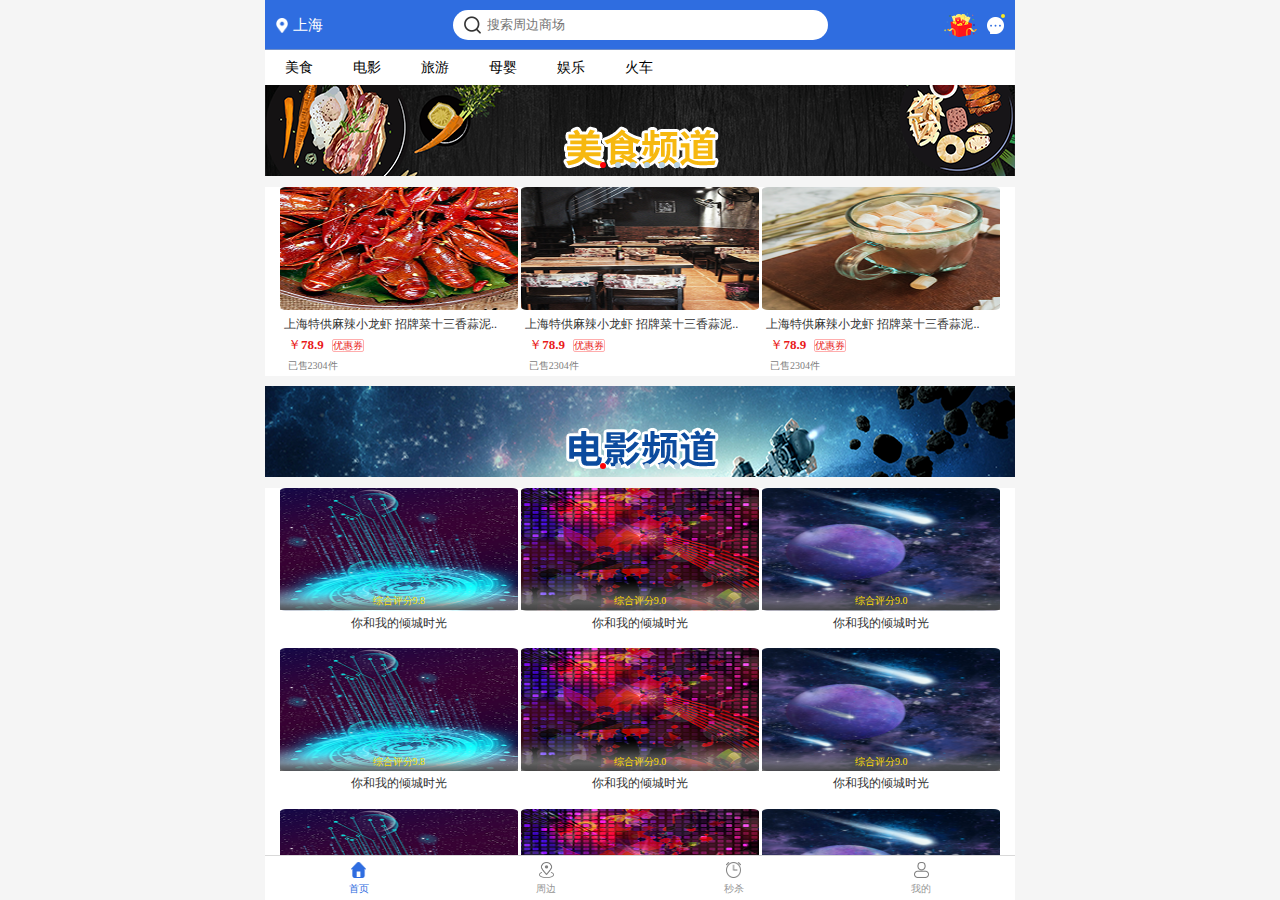
<file: page4.html>
<!DOCTYPE html>
<html lang="en">

<head>
  <meta charset="UTF-8">
  <meta http-equiv="X-UA-Compatible" content="IE=edge">
  <meta name="viewport" content="width=device-width, initial-scale=1.0">

  <script src="./ydui/js/jquery-3.5.1.min.js"></script>
  <link rel="stylesheet" href="./ydui/css/ydui.css">
  <script src="./ydui/js/ydui.flexible.js"></script>
  <script src="./ydui/js/ydui.js"></script>
  <!-- <script src="./js/flexible.js"></script> -->

  <link rel="stylesheet" href="./css/page4.css">

  <title>社区团购</title>
</head>

<body>
  <section class="g-flexview">

    <header class="m-navbar">
      <a href="#" class="navbar-item" id="nav_left" style="width: 46.5px;">
        <img src="./img/团购1_slices/位置@2x.png" alt="" width="12.5px" height="15.5px">
        上海
      </a>
      <div class="navbar-center">
        <div class="search">
          <img src="./img/团购1_slices/搜索@2x.png" alt="搜索">
          <input type="text" placeholder="搜索周边商场">
        </div>
      </div>
      <div class="navbar-item" id="nav_right">
        <a href="#">
          <img class="tuangou1" src="./img/团购1_slices/1@2x.png" alt="" width="33px" height="24px">
        </a>
        <a href="#">
          <span class="tabbar-dot"></span>
          <img src="./img/团购1_slices/矢量智能对象1@2x.png" alt="" width="17px" height="17px">
        </a>
      </div>
    </header>

    <div class="g-scrollview">
      <ul class="xuanXiang">
        <li>美食</li>
        <li>电影</li>
        <li>旅游</li>
        <li>母婴</li>
        <li>娱乐</li>
        <li>火车</li>
      </ul>
      <div class="m-slider" data-ydui-slider="{autoplay: 3000}">
        <!-- 参数在这里 -->
        <div class="slider-wrapper">
          <div class="slider-item">
            <a href="#">
              <img src="./img/团购4_slices/图层 34.png">
            </a>
          </div>
          <div class="slider-item">
            <a href="#">
              <img src="./img/团购4_slices/图层 34.png">
            </a>
          </div>
          <div class="slider-item">
            <a href="#">
              <img src="./img/团购4_slices/图层 34.png">
            </a>
          </div>
          <div class="slider-item">
            <a href="#">
              <img src="./img/团购4_slices/图层 34.png">
            </a>
          </div>
          <div class="slider-item">
            <a href="#">
              <img src="./img/团购4_slices/图层 34.png">
            </a>
          </div>
          <div class="slider-item">
            <a href="#">
              <img src="./img/团购4_slices/图层 34.png">
            </a>
          </div>
        </div>
        <div class="slider-pagination"></div><!-- 分页标识 -->
      </div>

      <div class="hotel">
        <ul class="hotel-row">
          <li>
            <img src="./img/团购4_slices/图层 25@2x.png" alt="">
            <h4>上海特供麻辣小龙虾 招牌菜十三香蒜泥..</h4>
            <div class="prices">
              <p>￥78.9 <span>优惠券</span></p>
            </div>
            <p>已售2304件</p>
          </li>
          <li>
            <img src="./img/团购4_slices/图层 26@2x.png" alt="">
            <h4>上海特供麻辣小龙虾 招牌菜十三香蒜泥..</h4>
            <div class="prices">
              <p>￥78.9 <span>优惠券</span></p>
            </div>
            <p>已售2304件</p>
          </li>
          <li>
            <img src="./img/团购4_slices/图层 27@2x.png" alt="">
            <h4>上海特供麻辣小龙虾 招牌菜十三香蒜泥..</h4>
            <div class="prices">
              <p>￥78.9 <span>优惠券</span></p>
            </div>
            <p>已售2304件</p>
          </li>

        </ul>

      </div>
      <div class="m-slider" data-ydui-slider="{autoplay: 3400}">
        <!-- 参数在这里 -->
        <div class="slider-wrapper">
          <div class="slider-item">
            <a href="#">
              <img src="./img/团购4_slices/图层 35.png">
            </a>
          </div>
          <div class="slider-item">
            <a href="#">
              <img src="./img/团购4_slices/图层 35.png">
            </a>
          </div>
          <div class="slider-item">
            <a href="#">
              <img src="./img/团购4_slices/图层 35.png">
            </a>
          </div>
          <div class="slider-item">
            <a href="#">
              <img src="./img/团购4_slices/图层 35.png">
            </a>
          </div>
          <div class="slider-item">
            <a href="#">
              <img src="./img/团购4_slices/图层 35.png">
            </a>
          </div>
          <div class="slider-item">
            <a href="#">
              <img src="./img/团购4_slices/图层 35.png">
            </a>
          </div>
        </div>
        <div class="slider-pagination"></div><!-- 分页标识 -->
      </div>

      <div class="films">
        <ul class="films-row">
          <li>
            <img src="./img/团购4_slices/图层 31@2x.png" alt="">
            <p>综合评分9.8</p>
            <h4>你和我的倾城时光</h4>
          </li>
          <li>
            <img src="./img/团购4_slices/图层 32@2x.png" alt="">
            <p>综合评分9.0</p>
            <h4>你和我的倾城时光</h4>
          </li>
          <li>
            <img src="./img/团购4_slices/图层 33@2x.png" alt="">
            <p>综合评分9.0</p>
            <h4>你和我的倾城时光</h4>
          </li>
        </ul>
        <ul class="films-row">
          <li>
            <img src="./img/团购4_slices/图层 31@2x.png" alt="">
            <p>综合评分9.8</p>
            <h4>你和我的倾城时光</h4>
          </li>
          <li>
            <img src="./img/团购4_slices/图层 32@2x.png" alt="">
            <p>综合评分9.0</p>
            <h4>你和我的倾城时光</h4>
          </li>
          <li>
            <img src="./img/团购4_slices/图层 33@2x.png" alt="">
            <p>综合评分9.0</p>
            <h4>你和我的倾城时光</h4>
          </li>
        </ul>
        <ul class="films-row">
          <li>
            <img src="./img/团购4_slices/图层 31@2x.png" alt="">
            <p>综合评分9.8</p>
            <h4>你和我的倾城时光</h4>
          </li>
          <li>
            <img src="./img/团购4_slices/图层 32@2x.png" alt="">
            <p>综合评分9.0</p>
            <h4>你和我的倾城时光</h4>
          </li>
          <li>
            <img src="./img/团购4_slices/图层 33@2x.png" alt="">
            <p>综合评分9.0</p>
            <h4>你和我的倾城时光</h4>
          </li>
        </ul>

      </div>

    </div>

    <footer class="m-tabbar">
      <a href="#" class="tabbar-item tabbar-active">
        <span class="tabbar-icon">
          <img src="./img/团购1_slices/形状 4@2x.png" alt="">
        </span>
        <span class="tabbar-txt">首页</span>
      </a>
      <a href="#" class="tabbar-item">
        <span class="tabbar-icon">
          <img src="./img/团购1_slices/矢量智能对象@2x.png" alt="">
        </span>
        <span class="tabbar-txt">周边</span>
      </a>
      <a href="#" class="tabbar-item">
        <span class="tabbar-icon">
          <img src="./img/团购1_slices/矢量智能对象@2x(1).png" alt="">
        </span>
        <span class="tabbar-txt">秒杀</span>
      </a>
      <a href="#" class="tabbar-item">
        <span class="tabbar-icon">
          <img src="./img/团购1_slices/矢量智能对象@2x(2).png" alt="">
        </span>
        <span class="tabbar-txt">我的</span>
      </a>
    </footer>
  </section>
</body>

</html>
</file>
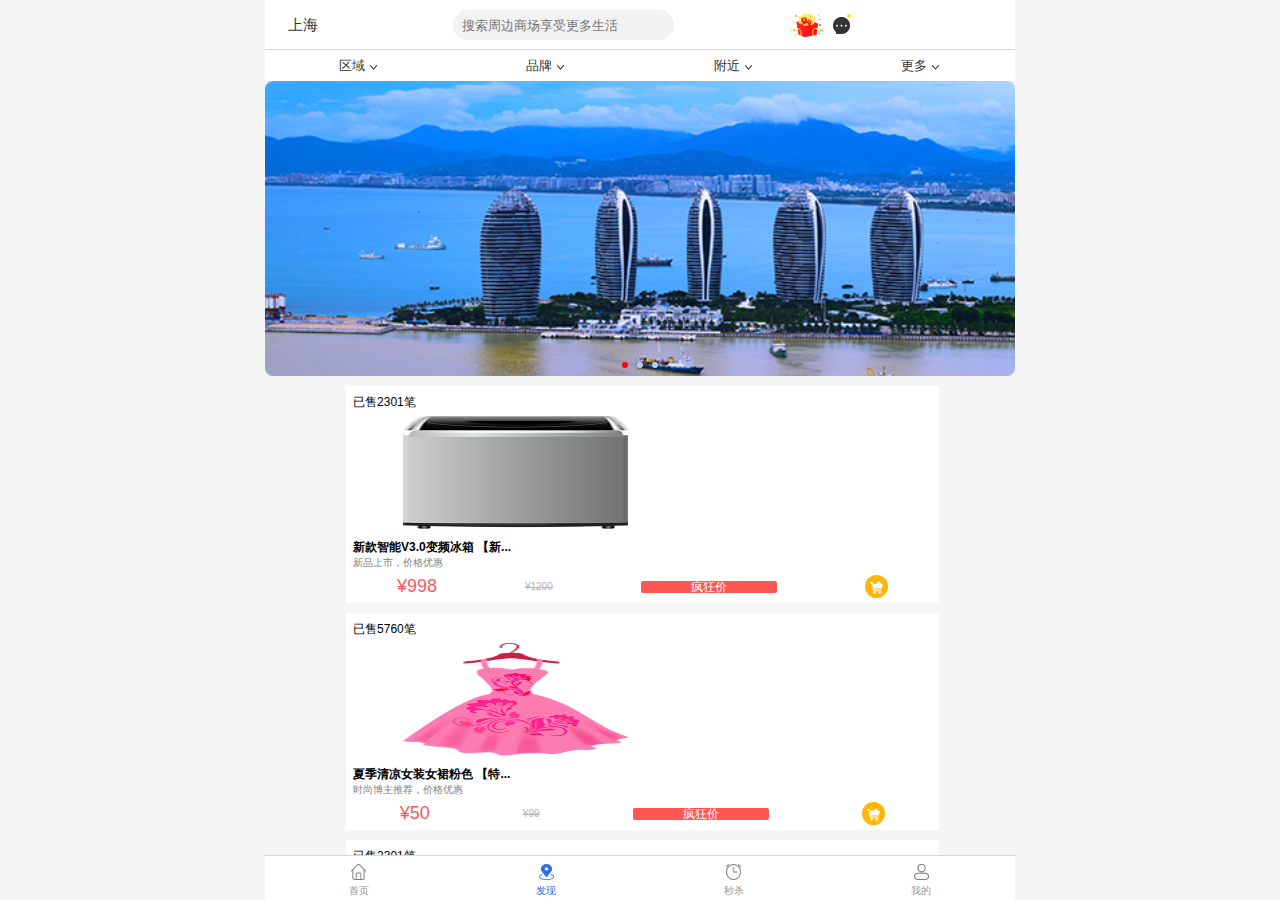
<file: page5.html>
<!DOCTYPE html>
<html lang="en">

<head>
  <meta charset="UTF-8">
  <meta http-equiv="X-UA-Compatible" content="IE=edge">
  <meta name="viewport" content="width=device-width, initial-scale=1.0">
  <title>page5</title>
  <link rel="stylesheet" href="./ydui/css/ydui.css">
  <script src="./ydui/js/jquery.min.js"></script>
  <script src="./ydui/js/ydui.flexible.js"></script>
  <script src="./ydui/js/ydui.js"></script>
  <link rel="stylesheet" href="./css/page5.css">
</head>

<body>
  <section class="g-flexview">

    <header class="m-navbar">
      <a href="#" class="navbar-item">
        <i class="icon-location">上海</i>
      </a>
      <div class="navbar-center">
        <i class="icon-search"></i>
        <input type="text" placeholder="搜索周边商场享受更多生活">
      </div>
      <div class="navbar-item">
        <a href="#" class="i1">
          <img src="./img/团购1_slices/1@2x.png" alt="">
        </a>
        <a href="#" class="i2">
          <img src="./img/团购5_slices/矢量智能对象1@2x.png" alt="">
          <span class="tabbar-dot"></span>
        </a>
      </div>
    </header>
    <!-- 下拉菜单栏 -->
    <div class="menu">
      <ul class="menu_ul">
        <li class="menu_li">区域<img src="./img/团购5_slices/下拉@2x.png" alt="1" class="menu_li_img"></li>
        <li class="menu_li">品牌<img src="./img/团购5_slices/下拉@2x.png" alt="1" class="menu_li_img"></li>
        <li class="menu_li">附近<img src="./img/团购5_slices/下拉@2x.png" alt="1" class="menu_li_img"></li>
        <li class="menu_li">更多<img src="./img/团购5_slices/下拉@2x.png" alt="1" class="menu_li_img"></li>
      </ul>
    </div>
    <!-- 轮播图 -->
    <div class="m-slider" id="J_Slider">
      <div class="slider-wrapper">
        <div class="slider-item">
          <a href="#">
            <img src="./img/团购5_slices/图层 1@2x.png">
          </a>
        </div>
        <div class="slider-item">
          <a href="#">
            <img src="./img/团购5_slices/图层 2@2x.png">
          </a>
        </div>
        <div class="slider-item">
          <a href="#">
            <img src="./img/团购5_slices/图层 3@2x.png">
          </a>
        </div>
      </div>
      <div class="slider-pagination"></div><!-- 分页标识 -->
    </div>

    <div class="g-scrollview">
      <div class="grid-item">
        <p class="yishou">已售2301笔</p>
        <img src="./img/团购5_slices/0b35ac383cb5e94a3e7a41792937aac0@2x.png" class="item-img" />
        <h2 class="card__title">新款智能V3.0变频冰箱 【新...</h2>
        <p class="card__text">新品上市，价格优惠</p>
        <section class="section-p">
          <p class="title-p">¥998</p>
          <p class="name-p">¥1200</p>
          <p class="price-p">疯狂价</p>
          <p class="gwc">
            <img src="./img/团购5_slices/购物车满@2x.png" alt="2" class="gwc_img">
          </p>
        </section>
      </div>

      <div class="grid-item">
        <p class="yishou">已售5760笔</p>
        <img src="./img/团购5_slices/62490d5e765a3f4b4728c3de3c1dbe13@2x.png" class="item-img" />
        <h2 class="card__title">夏季清凉女装女裙粉色 【特...</h2>
        <p class="card__text">时尚博主推荐，价格优惠</p>
        <section class="section-p">
          <p class="title-p">¥50</p>
          <p class="name-p">¥99</p>
          <p class="price-p">疯狂价</p>
          <p class="gwc">
            <img src="./img/团购5_slices/购物车满@2x.png" alt="2" class="gwc_img">
          </p>
        </section>
      </div>

      <div class="grid-item">
        <p class="yishou">已售2301笔</p>
        <img src="./img/团购5_slices/0b35ac383cb5e94a3e7a41792937aac0@2x.png" class="item-img" />
        <h2 class="card__title">新款智能V3.0变频冰箱 【新...</h2>
        <p class="card__text">新品上市，价格优惠</p>
        <section class="section-p">
          <p class="title-p">¥998</p>
          <p class="name-p">¥1200</p>
          <p class="price-p">疯狂价</p>
          <p class="gwc">
            <img src="./img/团购5_slices/购物车满@2x.png" alt="2" class="gwc_img">
          </p>
        </section>
      </div>

      <div class="grid-item">
        <p class="yishou">已售5760笔</p>
        <img src="./img/团购5_slices/62490d5e765a3f4b4728c3de3c1dbe13@2x.png" class="item-img" />
        <h2 class="card__title">夏季清凉女装女裙粉色 【特...</h2>
        <p class="card__text">新品上市，价格优惠</p>
        <section class="section-p">
          <p class="title-p">¥50</p>
          <p class="name-p">¥99</p>
          <p class="price-p">疯狂价</p>
          <p class="gwc">
            <img src="./img/团购5_slices/购物车满@2x.png" alt="2" class="gwc_img">
          </p>
        </section>
      </div>

      <div class="grid-item">
        <p class="yishou">已售2301笔</p>
        <img src="./img/团购5_slices/0b35ac383cb5e94a3e7a41792937aac0@2x.png" class="item-img" />
        <h2 class="card__title">新款智能V3.0变频冰箱 【新...</h2>
        <p class="card__text">新品上市，价格优惠</p>
        <section class="section-p">
          <p class="title-p">¥998</p>
          <p class="name-p">¥1200</p>
          <p class="price-p">疯狂价</p>
          <p class="gwc">
            <img src="./img/团购5_slices/购物车满@2x.png" alt="2" class="gwc_img">
          </p>
        </section>
      </div>

      <div class="grid-item">
        <p class="yishou">已售5760笔</p>
        <img src="./img/团购5_slices/62490d5e765a3f4b4728c3de3c1dbe13@2x.png" class="item-img" />
        <h2 class="card__title">夏季清凉女装女裙粉色 【特...</h2>
        <p class="card__text">新品上市，价格优惠</p>
        <section class="section-p">
          <p class="title-p">¥50</p>
          <p class="name-p">¥99</p>
          <p class="price-p">疯狂价</p>
          <p class="gwc">
            <img src="./img/团购5_slices/购物车满@2x.png" alt="2" class="gwc_img">
          </p>
        </section>
      </div>
    </div>

    <footer class="m-tabbar">
      <a href="./index.html" class="tabbar-item">
        <span class="tabbar-icon">
          <img src="./img/团购5_slices/矢量智能对象@2x(6).png" alt="">
        </span>
        <span class="tabbar-txt">首页</span>
      </a>
      <a href="./page5.html" class="tabbar-item tabbar-active">
        <span class="tabbar-icon">
          <img src="./img/团购5_slices/形状 5@2x.png" alt="">
        </span>
        <span class="tabbar-txt">发现</span>
      </a>
      <a href="./page6.html" class="tabbar-item">
        <span class="tabbar-icon">
          <img src="./img/团购1_slices/矢量智能对象@2x(1).png" alt="">
        </span>
        <span class="tabbar-txt">秒杀</span>
      </a>
      <a href="./page7.html" class="tabbar-item">
        <span class="tabbar-icon">
          <img src="./img/团购1_slices/矢量智能对象@2x(2).png" alt="">
        </span>
        <span class="tabbar-txt">我的</span>
      </a>
    </footer>
  </section>
  </section>

  <script>
    $('#J_Slider').slider({
      speed: 200,
      autoplay: 2000,
      lazyLoad: true
    });
  </script>
</body>

</html>
</file>
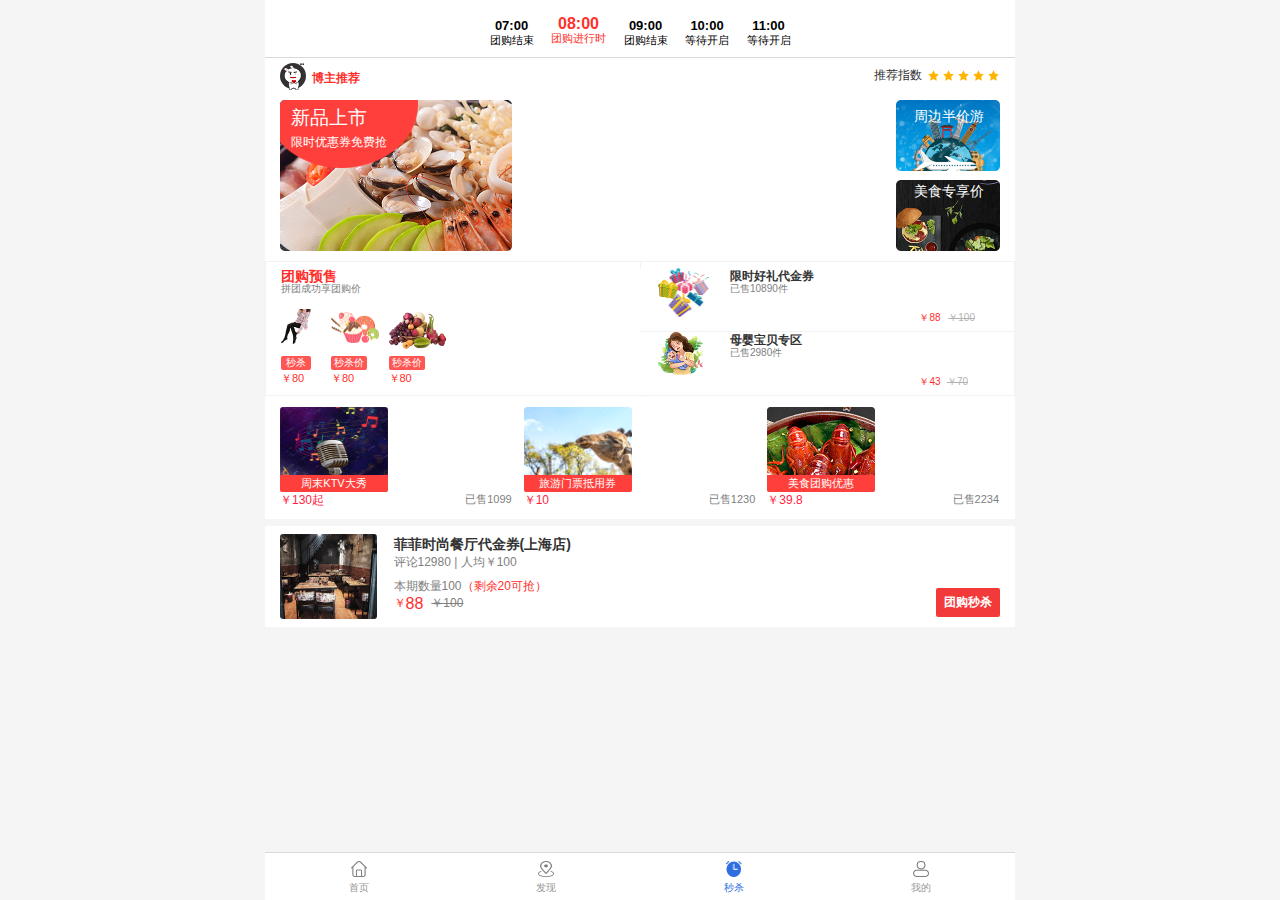
<file: page6.html>
<!DOCTYPE html>
<html lang="en">

<head>
  <meta charset="UTF-8">
  <meta http-equiv="X-UA-Compatible" content="IE=edge">
  <meta name="viewport" content="width=device-width, initial-scale=1.0">

  <script src="http://libs.baidu.com/jquery/2.0.0/jquery.min.js"></script>
  <link rel="stylesheet" href="./ydui/css/ydui.css">
  <script src="./ydui/js/ydui.flexible.js"></script>
  <script src="./ydui/js/ydui.js"></script>

  <link rel="stylesheet" href="./css/page6.css">
  <title>社区团购</title>
</head>

<body>
  <section class="g-flexview">
    <header class="m-navbar">
      <div class="navbar-box">
        <div class="m-navbar-item">
          <span class="time">07:00</span>
          <span class="text">团购结束</span>
        </div>
        <div class="m-navbar-item">
          <span class="time active">08:00</span>
          <span class="text active">团购进行时</span>
        </div>
        <div class="m-navbar-item">
          <span class="time">09:00</span>
          <span class="text">团购结束</span>
        </div>
        <div class="m-navbar-item">
          <span class="time">10:00</span>
          <span class="text">等待开启</span>
        </div>
        <div class="m-navbar-item">
          <span class="time">11:00</span>
          <span class="text">等待开启</span>
        </div>

      </div>
    </header>

    <div class="g-scrollview">
      <div class="up-box">
        <div class="up">
          <div class="circle">
            <img src="./img/团购6_slices/库宝表情包23@2x.png" alt="">
          </div>
          <span>博主推荐</span>
          <div class="left">
            <div class="star">
              <img src="./img/团购6_slices/星星@2x.png" alt="">
            </div>
            <div class="star">
              <img src="./img/团购6_slices/星星@2x.png" alt="">
            </div>
            <div class="star">
              <img src="./img/团购6_slices/星星@2x.png" alt="">
            </div>
            <div class="star">
              <img src="./img/团购6_slices/星星@2x.png" alt="">
            </div>
            <div class="star">
              <img src="./img/团购6_slices/星星@2x.png" alt="">
            </div>
            <div class="rocommend">
              <span>推荐指数</span>
            </div>
          </div>
        </div>
      </div>
      <div class="ad">
        <div class="mark">
          <img class="ad-bg" src="./img/团购6_slices/椭圆 5@2x.png" alt="">
        </div>
        <img class="left" src="./img/团购6_slices/图层 5@2x.png" alt="">
        <span class="news">新品上市</span>
        <span class="news news-des">
          限时优惠券免费抢
        </span>
        <img class="right" src="./img/团购6_slices/图层 7@2x.png" alt="">
        <span class="right-text">周边半价游</span>
        <img class="right food" src="./img/团购6_slices/图层 8@2x.png" alt="">
        <span class="right-text food-text">美食专享价</span>
      </div>
      <div class="ad-small">
        <div class="group-shop-box">
          <div class="group-shop">
            <div class="group-shop-ad-box">
              <span class="title">
                团购预售
              </span>
              <span class="des">
                拼团成功享团购价
              </span>
              <div class="gruop-shop-ad-box">
                <div class="gruop-shop-ad">
                  <img class="cloth" src="./img/团购6_slices/1@2x.png" alt="">
                  <span class="text">秒杀价</span>
                  <span class="price">￥80</span>
                </div>
                <div class="gruop-shop-ad">
                  <img class="cake" src="./img/团购6_slices/1@2x(2).png" alt="">
                  <span class="text">秒杀价</span>
                  <span class="price">￥80</span>
                </div>
                <div class="gruop-shop-ad">
                  <img class="fruit" src="./img/团购6_slices/1@2x(3).png" alt="">
                  <span class="text">秒杀价</span>
                  <span class="price">￥80</span>
                </div>
              </div>
            </div>
          </div>
        </div>
        <div class="good-gift">
          <div class="good-gift-ad">
            <img src="./img/团购6_slices/1@2x(1).png" alt="">
            <span class="text">限时好礼代金券</span>
            <span class="count">已售10890件</span>
            <span class="price">￥88</span>
            <del class="del">￥100</del>
          </div>
        </div>
        <div class="good-gift">
          <img src="./img/团购6_slices/1.png" alt="">
          <span class="text">母婴宝贝专区</span>
          <span class="count">已售2980件</span>
          <span class="price">￥43</span>
          <del class="del">￥70</del>
        </div>
      </div>
      <div class="card">
        <div class="card-group">
          <div class="box">
            <span class="title">周末KTV大秀</span>
          </div>
          <div class="container">
            <img src="./img/团购6_slices/图层 3@2x.png" alt="">
          </div>
          <span class="red">￥130起</span>
          <span class="gray">已售1099</span>
        </div>
        <div class="card-group">
          <div class="box">
            <span class="title">旅游门票抵用券</span>
          </div>
          <img src="./img/团购6_slices/图层 9@2x.png" alt="">
          <span class="red">￥10</span>
          <span class="gray">已售1230</span>
        </div>
        <div class="card-group">
          <div class="box">
            <span class="title">美食团购优惠</span>
          </div>
          <img src="./img/团购6_slices/图层 10@2x.png" alt="">
          <span class="red">￥39.8</span>
          <span class="gray">已售2234</span>
        </div>
      </div>
      <div class="goods">
        <div class="left">
          <img src="./img/团购6_slices/5851738@2x.png" alt="">
        </div>
        <div class="right">
          <span class="title">菲菲时尚餐厅代金券(上海店) </span>
          <span class="comment">评论12980 | 人均￥100</span>
          <div class="box">
            <span class="count">本期数量100 <span class="red">（剩余20可抢）</span></span>
          </div>
          <span class="red price">
            <span class="money red">￥</span>
            <span class="red big">88</span>
          </span>
          <del class="del">￥100</del>
        </div>
        <button>团购秒杀</button>
      </div>
    </div>

    <footer class="m-tabbar">
      <a href="./index.html" class="tabbar-item">
        <span class="tabbar-icon">
          <img src="./img/团购7_slices/矢量智能对象@2x(6).png" alt="">
        </span>
        <span class="tabbar-text">首页</span>
      </a>
      <a href="./page5.html" class="tabbar-item">
        <span class="tabbar-icon">
          <img src="./img/团购7_slices/矢量智能对象@2x(4).png" alt="">
        </span>
        <span class="tabbar-text">发现</span>
      </a>
      <a href="./page6.html" class="tabbar-item  tabbar-active">
        <span class="tabbar-icon">
          <img src="./img/团购6_slices/形状 5@2x.png" alt="">
        </span>
        <span class="tabbar-text">秒杀</span>
      </a>
      <a href="./page7.html" class="tabbar-item">
        <span class="tabbar-icon">
          <img src="./img/团购6_slices/矢量智能对象@2x.png" alt="">
        </span>
        <span class="tabbar-text">我的</span>
      </a>
    </footer>
  </section>
</body>

</html>
</file>
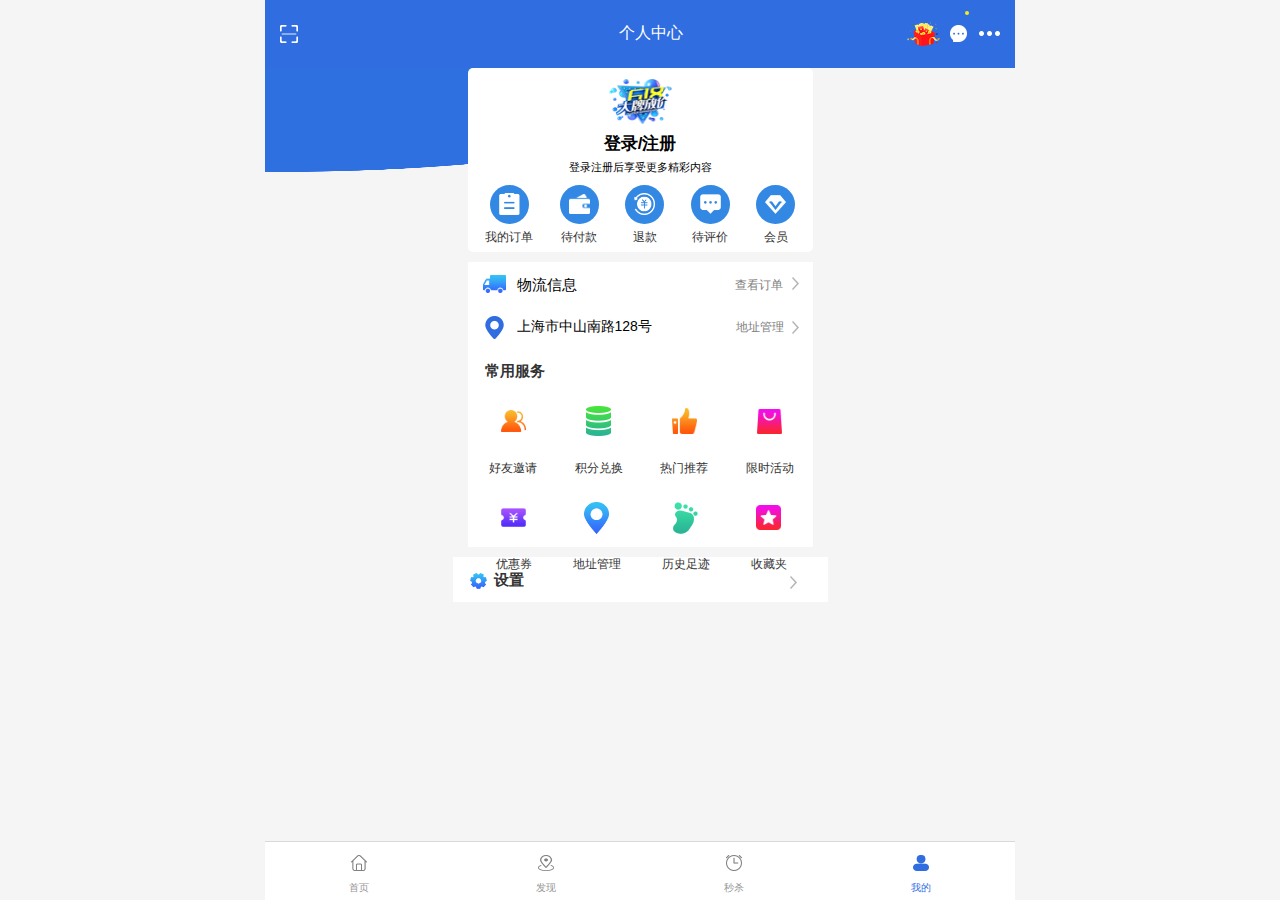
<file: page7.html>
<!DOCTYPE html>
<html lang="en">

<head>
  <meta charset="UTF-8">
  <meta http-equiv="X-UA-Compatible" content="IE=edge">
  <meta name="viewport" content="width=device-width, initial-scale=1.0">

  <script src="http://libs.baidu.com/jquery/2.0.0/jquery.min.js"></script>
  <link rel="stylesheet" href="./ydui/css/ydui.css">
  <script src="./ydui/js/ydui.flexible.js"></script>
  <script src="./ydui/js/ydui.js"></script>
  <link rel="stylesheet" href="./css/page7.css">

  <title>page7</title>
  <style>
    html {
      font-size: 37.5px;
    }

    @media screen and (min-width:750px) {
      html {
        font-size: 75px !important;
      }
    }
  </style>
</head>

<body>
  <section class="g-flexview">
    <header class="m-navbar">
      <a href="#" class="navbar-item">
        <img src="./img/团购7_slices/扫码@2x.png" alt="">
      </a>
      <div class="navbar-center">
        <div class="navbar-center-text">个人中心</div>
      </div>
      <div class="navbar-item">
        <a href="#">
          <img src="./img/团购1_slices/1@2x.png" alt="" class="gift">
        </a>
        <div class="spot">

        </div>
        <a href="#">
          <img src="./img/团购1_slices/矢量智能对象1@2x.png" alt="" class="talk">
        </a>
        <a href="#">
          <img src="./img/团购7_slices/椭圆 2@2x.png" class="dot" alt="" class="talk">
        </a>
      </div>
    </header>

    <div class="g-scrollview">
      <div class="container">
        <div class="bg-circle">
          <img src="./img/团购7_slices/椭圆 1.png" alt="">
        </div>
        <div class="cardLogin">
          <div class="cardLogin-ad">
            <img src="./img/团购7_slices/9562445448ccb6590c362bd3f0a9ee23@2x.png" alt="">
            <div class="login-register">
              <span>登录/注册</span>
            </div>
            <div class="cardLogin-ad-text">
              <span>登录注册后享受更多精彩内容</span>
            </div>
          </div>
          <div class="cardLogin-icon">
            <a href="#" class="tabbar-item">
              <span class="tabbar-icon">
                <img src="./img/团购7_slices/d@2x.png"">
              </span>
              <span class=" tabbar-text">我的订单</span>
            </a>
            <a href="#" class="tabbar-item">
              <span class="tabbar-icon">
                <img src="./img/团购7_slices/矢量智能对象@2x.png" alt="">
              </span>
              <span class="tabbar-text">待付款</span>
            </a>
            <a href="#" class="tabbar-item">
              <span class="tabbar-icon">
                <img src="./img/团购7_slices/t@2x.png" alt="">
              </span>
              <span class="tabbar-text">退款</span>
            </a>
            <a href="#" class="tabbar-item ">
              <span class="tabbar-icon">
                <img src="./img/团购7_slices/p@2x.png" alt="">
              </span>
              <span class="tabbar-text">待评价</span>
            </a>
            <a href="#" class="tabbar-item ">
              <span class="tabbar-icon">
                <img src="./img/团购7_slices/h@2x.png" alt="">
              </span>
              <span class="tabbar-text">会员</span>
            </a>
          </div>
        </div>
        <div class="cardStream">
          <div class="stream-icon">
            <img src="./img/团购16_slices/矢量智能对象@2x(1).png" alt="">
          </div>
          <div class="stream-text">
            <span>物流信息</span>
          </div>
          <div class="stream-arrow">
            <img src="./img/团购7_slices/形状 630@2x.png" alt="">
          </div>
          <div class="stream-look">
            <span>查看订单</span>
          </div>
        </div>
        <div class="cardPosition">
          <div class="position-icon">
            <img src="./img/团购7_slices/地址@2x.png" alt="">
          </div>
          <div class="position-text">
            <span>上海市中山南路128号</span>
          </div>
          <div class="position-arrow">
            <img src="./img/团购7_slices/形状 630@2x.png" alt="">
          </div>
          <div class="position-look">
            <span>地址管理</span>
          </div>
        </div>
        <div class="cardService">
          <div class="service-title">
            <span>常用服务</span>
          </div>
          <div class="service-icon">
            <a href="#" class="tabbar-item">
              <span class="tabbar-icon">
                <img src="./img/团购16_slices/形状 632@2x.png" alt="">
              </span>
              <span class="tabbar-text">好友邀请</span>
            </a>
            <a href="#" class="tabbar-item">
              <span class="tabbar-icon">
                <img src="./img/团购16_slices/矢量智能对象@2x(4).png" alt="">
              </span>
              <span class="tabbar-text">积分兑换</span>
            </a>
            <a href="#" class="tabbar-item">
              <span class="tabbar-icon">
                <img src="./img/团购16_slices/矢量智能对象@2x(5).png" alt="">
              </span>
              <span class="tabbar-text">热门推荐</span>
            </a>
            <a href="#" class="tabbar-item ">
              <span class="tabbar-icon">
                <img src="./img/团购16_slices/形状 633@2x.png" alt="">
              </span>
              <span class="tabbar-text">限时活动</span>
            </a>
            <a href="#" class="tabbar-item ">
              <span class="tabbar-icon">
                <img src="./img/团购16_slices/优惠券@2x.png" alt="">
              </span>
              <span class="tabbar-text">优惠券</span>
            </a>
            <a href="#" class="tabbar-item ">
              <span class="tabbar-icon">
                <img src="./img/团购16_slices/矢量智能对象@2x(3).png" alt="">
              </span>
              <span class="tabbar-text">地址管理</span>
            </a>
            <a href="#" class="tabbar-item ">
              <span class="tabbar-icon">
                <img src="./img/团购16_slices/矢量智能对象@2x(2).png" alt="">
              </span>
              <span class="tabbar-text">历史足迹</span>
            </a>
            <a href="#" class="tabbar-item ">
              <span class="tabbar-icon">
                <img src="./img/团购16_slices/形状 631@2x.png" alt="">
              </span>
              <span class="tabbar-text">收藏夹</span>
            </a>
          </div>
        </div>
        <div class="cardEdit">
          <div class="edit-icon">
            <img src="./img/团购16_slices/设置@2x.png" alt="">
          </div>
          <div class="edit-text">
            <span>设置</span>
          </div>
          <div class="edit-arrow">
            <img src="./img/团购7_slices/形状 630@2x.png" alt="">
          </div>

        </div>
      </div>
    </div>
    <footer class="m-tabbar">
      <a href="./index.html" class="tabbar-item">
        <span class="tabbar-icon">
          <img src="./img/团购7_slices/矢量智能对象@2x(6).png" alt="">
        </span>
        <span class="tabbar-text">首页</span>
      </a>
      <a href="./page5.html" class="tabbar-item">
        <span class="tabbar-icon">
          <img src="./img/团购7_slices/矢量智能对象@2x(4).png" alt="">
        </span>
        <span class="tabbar-text">发现</span>
      </a>
      <a href="./page6.html" class="tabbar-item">
        <span class="tabbar-icon">
          <img src="./img/团购7_slices/矢量智能对象@2x(5).png" alt="">
        </span>
        <span class="tabbar-text">秒杀</span>
      </a>
      <a href="./page7.html" class="tabbar-item tabbar-active">
        <span class="tabbar-icon">
          <img src="./img/团购7_slices/矢量智能对象1@2x(1).png" alt="">
        </span>
        <span class="tabbar-text">我的</span>
      </a>
    </footer>
  </section>
</body>

</html>
</file>
<file: css/index.css>
html {
  font-size: 16px;
  font-family: SourceHanSansCN;
}
* {
  margin: 0;
  padding: 0;
}
.g-flexview {
  margin: 0 auto;
  padding: 0;
}
.g-flexview .m-navbar {
  background-color: #2F6DE0;
}
.g-flexview .m-navbar #nav_left {
  width: 46.5px;
}
.g-flexview .m-navbar #nav_left img {
  width: 12.5px;
  height: 15.5px;
  margin-right: 5px;
}
.g-flexview .m-navbar .navbar-item {
  font-size: 15px;
  font-family: SourceHanSansCN-Normal;
  color: #fff;
  font-weight: Medium;
  min-width: 5% !important;
}
.g-flexview .m-navbar .navbar-center {
  position: relative;
  width: 100%;
}
.g-flexview .m-navbar .navbar-center .search {
  background-color: #fff;
  border-radius: 15px;
  height: 30px;
  display: flex;
  align-items: center;
  position: relative;
  width: 100%;
}
.g-flexview .m-navbar .navbar-center .search img {
  margin-left: 11.5px;
  margin-right: 6px;
  width: 17px;
  height: 18px;
}
.g-flexview .m-navbar .navbar-center .search input {
  font-family: SourceHanSansCN-Normal;
  font-size: 13px;
  line-height: 13px;
  font-weight: normal;
  color: #808080;
  border: none;
  position: relative;
  width: 100%;
}
.g-flexview .m-navbar #nav_right .tabbar-dot {
  width: 4px;
  height: 4px;
  background-color: #FBE91E;
  position: absolute;
  top: 14px;
  left: 99%;
}
.g-flexview .m-navbar #nav_right .tuangou1 {
  margin-right: 9.5px;
}
.g-flexview .m-navbar #nav_right img:last-child {
  padding: 0;
}
.g-flexview .m-tabbar {
  height: 45px;
  padding-top: 10px;
}
.g-flexview .m-tabbar .tabbar-active {
  color: #2F6DE0;
}
.g-flexview .m-tabbar .tabbar-txt {
  font-size: 10px;
  margin-top: 4px;
}
.g-flexview .m-tabbar .tabbar-icon {
  height: 16px;
}
.g-flexview .m-tabbar .tabbar-icon img {
  width: 15.4px;
  height: 16px;
}
.g-flexview .g-scrollview {
  margin: 0;
  padding: 0;
}
.g-flexview .g-scrollview .banner {
  position: relative;
  top: -1px;
}
.g-flexview .g-scrollview .banner .history_search {
  position: absolute;
  top: 0;
  display: flex;
  background-color: #2F6DE0;
  z-index: 2;
}
.g-flexview .g-scrollview .banner .history_search > span {
  font-weight: Regular;
  font-size: 12px;
  color: #fff;
  margin-left: 14.5px;
}
.g-flexview .g-scrollview .banner .history_search .hs_btn {
  width: 41.5px;
  height: 15px;
  font-family: SourceHanSansCN-Regular;
  font-weight: Regular;
  font-size: 12px;
  color: #fff;
  background-color: #4985F4;
  text-align: center;
  border-radius: 7.5px;
  margin-left: 7px;
}
.g-flexview .g-scrollview .btns {
  height: 152px;
  background-color: #fff;
}
.g-flexview .g-scrollview .btns .btnIcons {
  height: 150px;
}
.g-flexview .g-scrollview .btns .btnIcons .row {
  display: flex;
  flex: 1;
  justify-content: space-around;
}
.g-flexview .g-scrollview .btns .btnIcons .row .btn_icon {
  width: 9.6vw;
  height: 52px;
  text-align: center;
  margin-top: 13px;
}
.g-flexview .g-scrollview .btns .btnIcons .row .btn_icon img {
  width: 36px;
  height: 36px;
  margin: 0 auto;
}
.g-flexview .g-scrollview .btns .footer {
  margin: 0 auto;
  display: flex;
  width: 23.4375rem;
  height: 14px;
}
.g-flexview .g-scrollview .btns .footer .change {
  margin: 0 auto;
  width: 9.3px;
  height: 3px;
  border-radius: 1.5px;
  background-color: #2F6DE0;
}
.g-flexview .g-scrollview .btns .footer .cleft {
  background-color: #2F6DE0;
}
.g-flexview .g-scrollview .touTiaoKuaiXun {
  height: 27.5px;
  background-color: #fff;
  display: flex;
  flex: 1;
  justify-content: space-around;
  align-items: center;
}
.g-flexview .g-scrollview .touTiaoKuaiXun img {
  width: 54.5px;
  height: 13px;
}
.g-flexview .g-scrollview .touTiaoKuaiXun .jinXuan {
  width: 30px;
  height: 12px;
  background-color: #FA5C5C;
  border-radius: 6px;
  font-size: 10px;
  font-family: SourceHanSansCN-Regular;
  font-weight: normal;
  color: #fff;
  line-height: 12px;
  text-align: center;
}
.g-flexview .g-scrollview .touTiaoKuaiXun p {
  font-size: 10px;
  color: #7E7E7E;
  font-weight: 300;
}
.g-flexview .g-scrollview .touTiaoKuaiXun span {
  font-size: 11px;
  color: #333333;
}
.g-flexview .g-scrollview .ad1 {
  background: url(../img/团购1_slices/d375eebd4ca7dcdcdac3ec6a658269b3@2x.png) no-repeat;
  height: 83px;
  background-size: 100% 100%;
}
.g-flexview .g-scrollview .ad1 > div {
  position: relative;
  top: 50%;
  transform: translateY(-50%);
}
.g-flexview .g-scrollview .ad1 > div img {
  width: 165px;
  height: 21px;
  margin: 0 auto;
}
.g-flexview .g-scrollview .ad1 > div p {
  font-size: 11px;
  font-family: SourceHanSansCN-Medium;
  color: #fff;
  text-align: center;
  margin: 0 auto;
  background-color: #F23A3A;
  width: 109px;
  height: 19px;
  line-height: 19px;
  border-radius: 9.5px;
  margin-top: 4.5px;
}
.g-flexview .g-scrollview .goods {
  display: flex;
  background-color: #fff;
}
.g-flexview .g-scrollview .goods .goodsLeft {
  width: 6.5625rem;
  height: 160.5px;
}
.g-flexview .g-scrollview .goods .goodsLeft p:nth-child(1) {
  font-family: SourceHanSansCN-Medium;
  font-size: 14px;
  font-weight: 600;
  color: #333;
  text-align: center;
  margin-top: 10px;
}
.g-flexview .g-scrollview .goods .goodsLeft p:nth-child(2) {
  font-family: SourceHanSansCN-Regular;
  margin-top: 1px;
  font-size: 11px;
  color: #333;
  text-align: center;
}
.g-flexview .g-scrollview .goods .goodsLeft p:nth-child(3) {
  font-family: SourceHanSansCN-Regular;
  font-size: 10px;
  text-align: center;
  margin-top: 8px;
  margin-bottom: 10px;
}
.g-flexview .g-scrollview .goods .goodsLeft p:nth-child(3) span {
  font-size: 10px;
  width: 12px;
  height: 12px;
  background-color: #333;
  color: #FFFEFE;
  font-weight: 400;
}
.g-flexview .g-scrollview .goods .goodsLeft img {
  width: 30.5px;
  height: 51.5px;
  margin: 0 auto;
}
.g-flexview .g-scrollview .goods .goodsLeft p:last-child {
  color: #F81A35;
  text-align: center;
  font-size: 14px;
  font-weight: 600;
  font-family: SourceHanSansCN;
  margin: 5px 0;
}
.g-flexview .g-scrollview .goods .goodsRight {
  width: 16.875rem;
  height: 160.5px;
}
.g-flexview .g-scrollview .goods .goodsRight .goodsRow {
  display: flex;
  border-bottom: 1px solid #eee;
}
.g-flexview .g-scrollview .goods .goodsRight .goodsRow .rowGoods {
  display: flex;
  width: 50%;
  height: 80px;
  padding-left: 10.5px;
}
.g-flexview .g-scrollview .goods .goodsRight .goodsRow .rowGoods:first-child {
  border-right: 1px solid #eee;
  border-left: 1px solid #eee;
}
.g-flexview .g-scrollview .goods .goodsRight .goodsRow .rowGoods > div P {
  text-align: left;
}
.g-flexview .g-scrollview .goods .goodsRight .goodsRow .rowGoods > div p:nth-child(1) {
  font-family: SourceHanSansCN;
  font-weight: 600;
  height: 13.5px;
  font-size: 14px;
  margin-top: 5px;
}
.g-flexview .g-scrollview .goods .goodsRight .goodsRow .rowGoods > div p:nth-child(2) {
  font-family: SourceHanSansCN;
  font-size: 10px;
  font-weight: 400;
  margin-top: 5px;
}
.g-flexview .g-scrollview .goods .goodsRight .goodsRow .rowGoods > div p:nth-child(3) {
  font-family: SourceHanSansCN;
  font-size: 13px;
  font-weight: 600;
  margin-top: 1px;
  color: #F81A35;
}
.g-flexview .g-scrollview .goods .goodsRight .goodsRow .rowGoods > div p:nth-child(4) {
  font-family: SourceHanSansCN;
  font-size: 10px;
  font-weight: 400;
  color: #808080;
  text-decoration: line-through;
}
.g-flexview .g-scrollview .goods .goodsRight .goodsRow .rowGoods img {
  width: 53px;
  height: 58px;
  margin: 0 auto;
  position: relative;
  top: 50%;
  transform: translateY(-50%);
}
.g-flexview .g-scrollview .caiNiXiHuan {
  position: relative;
  width: 100%;
  height: 35px;
  line-height: 35px;
  display: flex;
  justify-content: space-between;
  padding: 0 15px;
  background-color: #fff;
  border-top: 1px solid #eee;
}
.g-flexview .g-scrollview .caiNiXiHuan span:first-child {
  font-family: SourceHanSansCN;
  font-weight: 600;
  font-size: 15px;
  color: #333;
}
.g-flexview .g-scrollview .caiNiXiHuan span:last-child {
  font-family: SourceHanSansCN;
  font-weight: 400;
  font-size: 12px;
  color: #7E7E7E;
}
.g-flexview .g-scrollview .ad2 {
  background-color: #fff;
}
.g-flexview .g-scrollview .ad2 .ad2Row:first-child {
  display: flex;
  list-style: none;
}
.g-flexview .g-scrollview .ad2 .ad2Row:first-child li:nth-child(1) {
  width: 32%;
  height: 140.5px;
}
.g-flexview .g-scrollview .ad2 .ad2Row:first-child li:nth-child(1) img {
  width: 91.5px;
  height: 69px;
  margin: 0 auto;
  margin-top: 18px;
}
.g-flexview .g-scrollview .ad2 .ad2Row:first-child li:nth-child(1) h4 {
  font-size: 14px;
  text-align: center;
  margin-top: 11.5px;
}
.g-flexview .g-scrollview .ad2 .ad2Row:first-child li:nth-child(1) p {
  color: #808080;
  font-size: 10px;
  text-align: center;
}
.g-flexview .g-scrollview .ad2 .ad2Row:first-child li:nth-child(2) {
  width: 32%;
  border-right: 1px solid #eee;
}
.g-flexview .g-scrollview .ad2 .ad2Row:first-child li:nth-child(2) .jiShi {
  width: 100%;
  height: 40.5px;
  background-color: #EBF2FF;
}
.g-flexview .g-scrollview .ad2 .ad2Row:first-child li:nth-child(2) .jiShi > p:first-child {
  font-size: 11px;
  text-align: center;
  text-align: right;
  padding-top: 5px;
  padding-right: 8.5px;
}
.g-flexview .g-scrollview .ad2 .ad2Row:first-child li:nth-child(2) .jiShi > p:last-child {
  font-size: 10px;
  color: #7E7E7E;
  text-align: right;
  padding-right: 8.5px;
}
.g-flexview .g-scrollview .ad2 .ad2Row:first-child li:nth-child(2) .jiShi span {
  font-size: 10px;
  width: 12px;
  height: 12px;
  background-color: #333;
  color: #FFFEFE;
  font-weight: 400;
}
.g-flexview .g-scrollview .ad2 .ad2Row:first-child li:nth-child(2) .ad2Img {
  margin-top: 9.5px;
}
.g-flexview .g-scrollview .ad2 .ad2Row:first-child li:nth-child(2) .ad2Img > div {
  display: flex;
  justify-content: space-around;
  align-items: center;
}
.g-flexview .g-scrollview .ad2 .ad2Row:first-child li:nth-child(2) .ad2Word div:first-child {
  display: flex;
  justify-content: space-around;
}
.g-flexview .g-scrollview .ad2 .ad2Row:first-child li:nth-child(2) .ad2Word div:first-child .miaoShaJia {
  font-size: 10px;
  background-color: #FF5653;
  padding: 0 2px;
  border-radius: 2px;
  color: #FFFEFE;
  margin-top: 11.5px;
}
.g-flexview .g-scrollview .ad2 .ad2Row:first-child li:nth-child(2) .ad2Word div:last-child {
  display: flex;
  justify-content: space-around;
}
.g-flexview .g-scrollview .ad2 .ad2Row:first-child li:nth-child(2) .ad2Word div:last-child > p {
  font-size: 11px;
  color: #FB5960;
  margin-top: 5.5px;
}
.g-flexview .g-scrollview .ad2 .ad2Row:first-child li:nth-child(3) {
  width: 35.7%;
  height: 140.5px;
}
.g-flexview .g-scrollview .ad2 .ad2Row:first-child li:nth-child(3) .chunYou {
  height: 50%;
  width: 100%;
  display: flex;
  justify-content: space-around;
  align-items: center;
}
.g-flexview .g-scrollview .ad2 .ad2Row:first-child li:nth-child(3) .chunYou:first-child {
  border-bottom: 1px solid #eee;
}
.g-flexview .g-scrollview .ad2 .ad2Row:first-child li:nth-child(3) .chunYou .chunYouWord h4 {
  font-size: 14px;
  color: #333;
}
.g-flexview .g-scrollview .ad2 .ad2Row:first-child li:nth-child(3) .chunYou .chunYouWord .chunYouWord1 {
  font-size: 10px;
  color: #333;
}
.g-flexview .g-scrollview .ad2 .ad2Row:first-child li:nth-child(3) .chunYou .chunYouWord .chunYouWord2 {
  font-size: 12px;
  color: #F81A35;
  font-weight: 550;
}
.g-flexview .g-scrollview .ad2 .ad2Row:last-child {
  display: flex;
  border-top: 1px solid #eee;
}
.g-flexview .g-scrollview .ad2 .ad2Row:last-child li {
  height: 165px;
}
.g-flexview .g-scrollview .ad2 .ad2Row:last-child li .ad2Row-img {
  height: 50%;
  display: flex;
}
.g-flexview .g-scrollview .ad2 .ad2Row:last-child li .ad2Row-img img {
  margin: 0 auto;
}
.g-flexview .g-scrollview .ad2 .ad2Row:last-child .ad2Row-2 {
  position: relative;
  height: 50%;
  margin: 0 auto;
  padding-top: 13px;
}
.g-flexview .g-scrollview .ad2 .ad2Row:last-child .ad2Row-2 h4 {
  font-size: 14px;
  width: 100%;
  color: #333;
  text-align: center;
}
.g-flexview .g-scrollview .ad2 .ad2Row:last-child .ad2Row-2 .ad2Row-p1 {
  text-align: center;
  font-size: 10px;
  font-weight: 300;
  color: #333;
}
.g-flexview .g-scrollview .ad2 .ad2Row:last-child .ad2Row-2 .ad2Row-p2 {
  text-align: center;
  font-size: 12px;
  font-weight: 550;
  color: #F81A35;
}
.g-flexview .g-scrollview .ad2 .ad2Row:last-child .ad2Row-3 {
  position: relative;
  height: 50%;
  margin: 0 auto;
  padding-top: 13px;
}
.g-flexview .g-scrollview .ad2 .ad2Row:last-child .ad2Row-3 h4 {
  font-size: 14px;
  width: 100%;
  color: #333;
  text-align: center;
}
.g-flexview .g-scrollview .ad2 .ad2Row:last-child .ad2Row-3 .ad2Row-p1 {
  text-align: center;
  font-size: 10px;
  font-weight: 300;
  color: #333;
}
.g-flexview .g-scrollview .ad2 .ad2Row:last-child .ad2Row-3 .ad2Row-p2 {
  text-align: center;
  font-size: 12px;
  font-weight: 550;
  color: #F81A35;
}
.g-flexview .g-scrollview .fuJinShangJia {
  border-bottom: 1px solid #eee;
}
.g-flexview .g-scrollview .business {
  width: 100%;
  border-bottom: 1px solid #eee;
}
.g-flexview .g-scrollview .business .busines {
  width: 100%;
  display: flex;
  justify-content: space-between;
  padding: 8px 4vw;
  background-color: #fff;
  margin-bottom: 2px;
}
.g-flexview .g-scrollview .business .busines img {
  margin-right: 10px;
}
.g-flexview .g-scrollview .business .busines .busines_word {
  display: flex;
  flex-direction: column;
  justify-content: space-between;
}
.g-flexview .g-scrollview .business .busines .busines_word > div {
  display: flex;
  align-items: center;
  justify-content: space-between;
}
.g-flexview .g-scrollview .business .busines .busines_word > div span {
  color: #808080;
  font-size: 10px;
  font-weight: 400;
}
.g-flexview .g-scrollview .business .busines .busines_word > div .jinDuTiao {
  width: 100px;
  height: 6px;
  background: url(../img/团购2_slices/矩形\ 781@2x.png) no-repeat;
  background-size: 100% 100%;
}
.g-flexview .g-scrollview .business .busines .busines_word > div .jinDuTiao img {
  background-color: #F23A3A;
}
.g-flexview .g-scrollview .business .busines .busines_word .busines_word_p1 {
  color: #FF1D42;
}
.g-flexview .g-scrollview .business .busines .busines_word .busines_word_p1 span:first-child {
  font-size: 18px;
}
.g-flexview .g-scrollview .business .busines .busines_word .busines_word_p1 span:last-child {
  color: #808080;
  text-decoration: line-through;
  font-size: 11px;
}
.g-flexview .g-scrollview .business .busines .busines_word .busines_word_p2 {
  font-size: 10px;
  font-weight: 300;
  color: #808080;
}
.g-flexview .g-scrollview .business .busines .btn_maShang {
  padding-top: 31px;
  display: block;
}
.g-flexview .g-scrollview .business .busines .btn_maShang button {
  border-radius: 25px;
  height: 30px;
  line-height: 30px;
  width: 64.5px;
  height: 24px;
  line-height: 24px;
  margin: 0 auto;
  background-color: #F23A3A;
  border: none;
  color: #fff;
  font-size: 12px;
}
.g-flexview .g-scrollview .business .busines .btn_maShang button::after {
  content: "800m";
  color: #808080;
  font-size: 10px;
  text-align: right;
  position: relative;
  right: 0;
  left: 30%;
}
.m-navbar::after {
  border: none;
  height: 0;
  background-color: #2F6DE0;
}
</file>
<file: css/page11.css>
body {
  background: #FFFFFF;
  overflow: hidden;
  margin: 0;
  padding: 0;
  font-size: 2.667vw;
}
.m-navbar:after,
.m-tabbar:after {
  border-bottom: 0px solid #B2B2B2 !important;
}
.m-navbar {
  height: 10.933vw;
}
.navbar-item {
  min-width: 41%;
  overflow: inherit;
}
.title span {
  font-family: SourceHanSansCN;
  font-size: 15px;
  font-weight: 500;
  color: #333333;
  margin-left: 1.2vw;
}
.titleLogo {
  align-items: center;
  justify-content: center;
}
.titleLogo .phonelogo {
  margin-right: 3.6vw;
}
.titleLogo .sharelogo {
  margin-right: 2.933vw;
}
.date {
  position: relative;
  width: 100%;
  height: 48px;
  margin: 4.267vw 0 1.333vw 0;
  display: flex;
  align-items: center;
}
.date .date1 {
  position: relative;
  height: 100%;
  flex: 2;
  width: 9.867vw;
}
.date .date1 .date1Span1 {
  font-size: 15px;
}
.date .date1 .date1Span2,
.date .date1 .date1Span3,
.date .date1 .date1Span4 {
  font-size: 11px;
}
.date .date1 .date1Span4 {
  color: #808080;
}
.date .date2 {
  position: relative;
  height: 100%;
  flex: 2;
  width: 9.867vw;
}
.date .date3 {
  flex: 1;
  display: flex;
}
.date .date3 span {
  font-size: 11px;
  color: #808080;
}
.date .date3 .imglogo1 {
  position: relative;
}
.date .date3 .imglogo1 img {
  margin: 0 auto;
}
.date .date3 .imglogo2 {
  position: relative;
  margin: auto 0;
  margin-left: 2.667vw;
}
.littleBox {
  margin-left: 1.333vw;
  margin-bottom: 1.733vw;
}
.littleBox span {
  width: 32vw;
  height: 33px;
  background: #E6E6E6;
  border-radius: 2px;
  font-size: 11px;
  padding: 0.533vw 1.6vw 0.533vw 1.6vw;
  margin-left: 2.667vw;
}
.room {
  position: relative;
  width: 100%;
  height: 24vw;
  background: #FFFFFF;
  display: flex;
}
.room img {
  margin: 2.667vw 4vw;
  flex: 2;
}
.room .middletxt {
  margin: 2.667vw 0;
  flex: 5;
}
.room .middletxt .txt1 {
  font-size: 14px;
}
.room .middletxt img {
  margin: 0.667vw 0.133vw;
  padding: 0;
  float: left;
}
.room .middletxt .txt2 {
  margin-left: 1.333vw;
}
.room .middletxt .txt3 {
  font-size: 2.667vw;
  position: relative;
  margin-top: 13.333vw;
}
.room .middletxt .boxmin {
  width: 12.533vw;
  height: 13.5px;
  background: rgba(255, 74, 104, 0);
  border: 1px solid rgba(255, 208, 216, 0.7);
  border-radius: 2px;
  color: #FF4A68;
  padding: 1px 4px;
  margin: 10px 0;
}
.room .righttxt {
  margin: 10px 0;
  flex: 2;
}
.room .righttxt .txt21 {
  font-size: 10px;
  margin-right: 2.667vw;
  color: #808080;
}
.room .righttxt .txt23 {
  color: #808080;
  position: relative;
}
.room .righttxt .txt23 span span {
  margin-left: 2.667vw;
}
.room .righttxt .txt23 span img {
  position: relative;
  margin: 0;
  padding: 0;
  float: right;
  margin-top: 1.333vw;
  margin-right: 7.467vw;
}
.box {
  position: relative;
  width: 100%;
  height: 90px;
  background-color: #F2F2F2;
  display: flex;
}
.box .boxLeft {
  margin-left: 15px;
  margin-top: 10.5px;
  flex: 11;
}
.box .boxLeft .boxtxt1 {
  font-size: 14px;
}
.box .boxLeft .boxtxt2 {
  color: #808080;
}
.box .boxLeft .boxmin {
  width: 47px;
  height: 13.5px;
  background: rgba(255, 74, 104, 0);
  border: 1px solid rgba(255, 208, 216, 0.7);
  border-radius: 2px;
  color: #FF4A68;
  padding: 1px 4px;
  margin: 10px 0;
}
.box .boxRight {
  flex: 7;
}
.box .boxRight .left {
  float: left;
  margin-right: 10px;
}
.box .boxRight .left .boxtxt1 {
  margin-top: 20px;
}
.box .boxRight .left .boxtxt1 .txt1 {
  color: #808080;
}
.box .boxRight .left .boxtxt1 .txt2 {
  color: #F23A3A;
}
.box .boxRight .right {
  float: left;
  margin-top: 22px;
}
.box .boxRight .right .top {
  padding: 2px 3px 2.5px 3.5px;
  background: #FFFFFF;
  border: 1px solid #F23A3A;
  border-radius: 2px 2px 0px 0px;
  font-size: 10px;
  font-family: SourceHanSansCN;
  font-weight: 400;
  color: #F23A3A;
}
.box .boxRight .right .bottom {
  padding: 6px 10.5px 6px 10px;
  background: #F23A3A;
  border-radius: 0px 0px 2px 2px;
  color: #FFFFFF;
  font-size: 13px;
}
footer {
  position: fixed;
  bottom: 0;
  width: 100%;
}
header {
  position: fixed;
  top: 0;
  width: 100%;
}
.tab-panel-item {
  margin: 0;
  bottom: 0;
  height: 156vw;
  z-index: 9999;
  position: relative;
}
.tab-nav {
  color: #333333;
}
.tab-nav .tab-active {
  color: #2F6DE0;
}
.tab-nav ::after {
  display: none;
}
::-webkit-scrollbar {
  display: none;
}
</file>
<file: css/page12.css>
body {
  background: #FFFFFF;
  overflow: hidden;
  margin: 0;
  padding: 0;
}
.m-navbar:after,
.m-tabbar:after {
  border-bottom: 0px solid #B2B2B2 !important;
}
.m-navbar {
  height: 10.933vw;
}
.navbar-item {
  min-width: 40%;
}
.title strong {
  font-family: SourceHanSansCN;
  font-size: 16px;
  color: #333333;
  margin-left: 2.267vw;
}
.titleLogo .phonelogo {
  margin-right: 3.6vw;
}
.titleLogo .sharelogo {
  margin-right: 4.267vw;
}
.textdiv1 {
  position: relative;
  width: 100vw;
  height: 23.467vw;
  background: #FFFFFF;
  margin-top: 1.733vw;
}
.textdiv1 .div1 {
  position: relative;
  width: 100%;
}
.textdiv1 .div1 .title1 {
  position: relative;
  margin-top: 2.8vw;
  margin-left: 4.4vw;
  width: 48.4vw;
  height: 3.6vw;
  font-size: 14px;
  font-family: SourceHanSansCN;
  font-weight: 500;
  color: #333333;
}
.textdiv1 .div1 .zaixian {
  position: relative;
  float: right;
  margin-right: 5.333vw;
  right: 0;
  height: 2.533vw;
  font-size: 10px;
  font-family: SourceHanSansCN-Regular;
  font-weight: 400;
  color: #808080;
}
.textdiv1 .div2 {
  position: relative;
  width: 100%;
}
.textdiv1 .zaocan {
  position: relative;
  margin-top: 30px;
  margin-left: 16.5px;
  height: 3.333vw;
  font-size: 11px;
  font-family: SourceHanSansCN;
  font-weight: 400;
  color: #808080;
}
.textdiv1 .hTot {
  position: relative;
  margin-right: 0px;
  margin-right: 14.5px;
  float: right;
  right: 0;
  top: 9px;
  font-size: 10px;
  font-family: SourceHanSansCN;
  font-weight: 400;
  color: #F23A3A;
}
.textdiv1 .money {
  margin-right: 20px;
  float: right;
  position: relative;
  font-size: 20px;
  font-family: SourceHanSansCN;
  font-weight: 400;
  color: #F23A3A;
}
.textdiv1 .txt {
  position: relative;
  width: 100%;
  height: 4.667vw;
}
.textdiv1 .yuanjia {
  position: relative;
  width: 100vw;
  height: 2.667vw;
  top: 2.933vw;
  margin-left: 79.467vw;
  font-size: 10px;
  font-family: SourceHanSansCN;
  font-weight: 400;
  text-decoration: line-through;
  color: #808080;
}
.textdiv1 .youhui {
  position: relative;
  margin-left: 4.4vw;
  top: -1.067vw;
  width: 60vw;
  height: 4.667vw;
  background: rgba(255, 74, 104, 0);
  border: 1px solid rgba(255, 208, 216, 0.7);
  border-radius: 2px;
  font-size: 10px;
  font-family: SourceHanSansCN;
  font-weight: 400;
  color: #FF4A68;
}
.textdiv1 .xinren {
  position: relative;
  margin-left: 0.533vw;
  top: -1.067vw;
  width: 60vw;
  height: 4.667vw;
  background: rgba(255, 74, 104, 0);
  border: 1px solid rgba(255, 208, 216, 0.7);
  border-radius: 2px;
  font-size: 10px;
  font-family: SourceHanSansCN;
  font-weight: 400;
  color: #FF4A68;
}
table,
td {
  position: relative;
  top: 0;
  border: 1px solid rgba(230, 230, 230, 0.7);
}
table {
  margin-left: 4.4vw;
  width: 90.4vw;
  border-collapse: collapse;
  margin-top: 2.4vw;
  margin-bottom: 2.4vw;
}
td {
  height: 8vw;
  width: 46vw;
}
.span1 {
  color: #808080;
  position: relative;
  float: left;
  margin-left: 3.6vw;
}
.span2 {
  color: #4D4D4D;
  position: relative;
  margin-right: 1.6vw;
  float: right;
}
.span3 {
  color: #4D4D4D;
  position: relative;
  margin-left: 4.667vw;
}
.span3 i {
  color: red;
}
.textdiv2 {
  position: relative;
  width: 100vw;
  height: 101.2vw;
  background: #FFFFFF;
  top: 2.4vw;
}
.textdiv2 .title2 {
  position: relative;
  margin-left: 4.4vw;
  height: 5.333vw;
  font-size: 15px;
  font-family: SourceHanSansCN;
  font-weight: 400;
  color: #333333;
}
.m-tabbar {
  border: none;
}
.foot1 {
  position: relative;
  left: -10.133vw;
  font-size: 5.333vw;
}
.foot11 {
  color: #808080;
}
.foot2 {
  position: relative;
  height: 100%;
  width: 50vw;
  background-color: #F23A3A;
}
.foot2 .foot21 {
  text-align: center;
  display: block;
  line-height: 10.933vw;
  font-size: 16px;
  font-family: SourceHanSansCN;
  font-weight: 500;
  color: #FFFFFF;
}
.m-tabbar:after {
  border-top: 0px solid #B2B2B2;
}
::-webkit-scrollbar {
  display: none;
}
</file>
<file: css/page13.css>
* {
  overflow: hidden;
  margin: 0;
  padding: 0;
  z-index: 10;
}
body {
  background-color: #fff;
}
.m-navbar {
  height: 44px;
}
.navbar-item {
  min-width: 49%;
}
.title strong {
  font-family: SourceHanSansCN;
  font-size: 16px;
  color: #333333;
  margin-left: 8.5px;
}
.titleLogo span {
  margin-right: 16px;
}
.titleLogo .phonelogo {
  margin-right: 5.5px;
}
.titleLogo .rightTxt {
  margin-right: 12.5px;
}
.week {
  position: relative;
  width: 100%;
  height: 35px;
  display: flex;
  font-size: 12px;
}
.week .day {
  flex: 2;
  margin: auto 0;
  text-align: center;
}
.daychoose1 .div1,
.daychoose2 .div1 {
  background-color: #F2F2F2;
  height: 9.5px;
}
.daychoose1 .dayNow,
.daychoose2 .dayNow {
  position: relative;
  height: 35px;
  font-size: 15px;
  display: flex;
}
.daychoose1 .dayNow span,
.daychoose2 .dayNow span {
  margin-left: 26.5px;
  align-self: center;
}
.daychoose1 .cul1,
.daychoose2 .cul1,
.daychoose1 .cul2,
.daychoose2 .cul2,
.daychoose1 .cul3,
.daychoose2 .cul3,
.daychoose1 .cul4,
.daychoose2 .cul4,
.daychoose1 .cul5,
.daychoose2 .cul5 {
  width: 100%;
  height: 40px;
  display: flex;
  font-size: 14px;
  height: 45px;
  line-height: 45px;
}
.daychoose1 .cul1 .dayBox,
.daychoose2 .cul1 .dayBox,
.daychoose1 .cul2 .dayBox,
.daychoose2 .cul2 .dayBox,
.daychoose1 .cul3 .dayBox,
.daychoose2 .cul3 .dayBox,
.daychoose1 .cul4 .dayBox,
.daychoose2 .cul4 .dayBox,
.daychoose1 .cul5 .dayBox,
.daychoose2 .cul5 .dayBox {
  position: relative;
  flex: 1;
  width: 45px;
  text-align: center;
}
.daychoose1 .inOut,
.daychoose2 .inOut {
  color: #fff;
  background-color: #2F6DE0;
  line-height: 25px;
  display: flex;
  flex-flow: column;
  flex-wrap: wrap;
}
.daychoose1 .inOut span,
.daychoose2 .inOut span {
  flex: 1;
  line-height: 16px;
  background-color: #2F6DE0;
}
.daychoose1 .noChoose,
.daychoose2 .noChoose {
  color: #CCCCCC;
}
.daychoose1 .inOutMid,
.daychoose2 .inOutMid {
  background-color: #ABC7FC;
}
.daychoose1 .jiaobiao,
.daychoose2 .jiaobiao {
  position: absolute;
  margin-top: -14px;
  margin-left: -7px;
  font-size: 8px;
  color: black;
  background: none;
}
.daychoose1 .jieri,
.daychoose2 .jieri {
  font-size: 10px;
}
.daychoose1 .biaohong,
.daychoose2 .biaohong {
  color: #EA2929;
}
.m-tabbar {
  background-color: #2F6DE0;
  height: 41px;
}
.m-tabbar .tabbar-item {
  padding: 0;
  background-color: #2F6DE0;
}
.m-tabbar .tabbar-item .foot11 {
  font-size: 16px;
  color: #fff;
  background-color: #2F6DE0;
}
.m-navbar:after {
  border-bottom: 0px solid #B2B2B2 !important;
}
::-webkit-scrollbar {
  display: none;
}
</file>
<file: css/page14.css>
.g-flexview .m-navbar .navbar-item {
  min-width: 39%;
}
.g-flexview .m-navbar .navbar-item img {
  display: block;
  width: 0.266667rem;
  height: 0.44rem;
}
.g-flexview .m-navbar .navbar-text span {
  color: white;
  font-size: 0.426667rem;
  display: block;
  width: 1.706667rem;
  height: 0.413333rem;
  margin-left: 0.32rem;
  margin-top: -0.133333rem;
}
.g-flexview .g-scrollview .info {
  background-color: white;
  width: 100%;
  margin: 0 auto;
}
.g-flexview .g-scrollview .info .info-box {
  padding: 0.346667rem 0 0.253333rem 0.386667rem;
}
.g-flexview .g-scrollview .info .info-box span.name {
  font-weight: bold;
  font-size: 0.4rem;
}
.g-flexview .g-scrollview .info .info-box span.des {
  display: block;
  padding-top: 0.333333rem;
  padding-bottom: 0.213333rem;
  font-size: 0.346667rem;
}
.g-flexview .g-scrollview .info .info-box span.tag {
  color: #E62E2E;
  border: 0.013333rem solid #FC494C;
  margin-right: 0.16rem;
  padding: 0.053333rem 0.186667rem;
  line-height: 0.333333rem;
  border-radius: 0.053333rem;
  font-size: 0.266667rem;
}
.g-flexview .g-scrollview .info .info-box img {
  width: 0.293333rem;
  height: 0.293333rem;
  margin: 0.293333rem 0.133333rem 0 0;
  display: inline-block;
}
.g-flexview .g-scrollview .info .info-box span.data {
  color: #333333;
}
.g-flexview .g-scrollview .peopledata {
  position: relative;
  margin-top: 0.266667rem;
}
.g-flexview .g-scrollview .peopledata .title {
  background-color: white;
  width: 100%;
  height: 0.933333rem;
  font-weight: bold;
  font-size: 0.4rem;
  padding: 0.213333rem 0 0 0.4rem;
}
.g-flexview .g-scrollview .peopledata .data-detail {
  background-color: white;
  width: 100%;
  margin: 0 auto;
  height: 1.2rem;
  font-size: 0.373333rem;
  border-bottom: 0.013333rem solid #ececec;
  line-height: 1.2rem;
  position: relative;
}
.g-flexview .g-scrollview .peopledata .data-detail .gray {
  color: #808080;
  margin: 0.413333rem 1.48rem 0 0.666667rem;
}
.g-flexview .g-scrollview .peopledata .data-detail .black {
  position: absolute;
  left: 3.613333rem;
}
.g-flexview .g-scrollview .peopledata .data-detail .price {
  position: absolute;
  float: right;
  color: #F23A3A;
  font-size: 0.4rem;
  right: 0.8rem;
}
.g-flexview .g-scrollview .peopledata .data-detail img {
  width: 0.186667rem;
  height: 0.346667rem;
  display: inline-block;
  margin-right: 0.4rem;
  float: right;
  margin-top: 0.426667rem;
}
.g-flexview .g-scrollview .last-info .title {
  font-size: 0.4rem;
  padding: 0.213333rem 0 0 0.4rem;
}
.g-flexview .g-scrollview .last-info .data-detail {
  padding: 0.28rem 0.4rem 0 0.4rem;
}
.g-flexview .g-scrollview .last-info .data-detail p {
  font-size: 0.293333rem;
  margin-bottom: 0.093333rem;
  color: #808080;
}
.g-flexview .g-scrollview .last-info .data-detail p span {
  color: #F23A3A;
}
.g-flexview .m-tabbar {
  height: 1.093333rem;
  width: 100%;
  padding: 0;
  position: relative;
}
.g-flexview .m-tabbar .tabbar-item .red {
  margin-top: 0.213333rem;
  font-size: 0.266667rem;
  color: red;
}
.g-flexview .m-tabbar .tabbar-item .red .big {
  font-size: 0.48rem;
}
.g-flexview .m-tabbar .tabbar-item .gray {
  font-size: 0.266667rem;
  margin-bottom: 0.16rem;
  margin-top: -0.106667rem;
}
.g-flexview .m-tabbar .tabbar-item .gray-detail {
  font-size: 0.346667rem;
  position: absolute;
  left: 36%;
}
.g-flexview .m-tabbar .button {
  display: block;
  width: 50%;
  background-color: #F23A3A;
  font-size: 0.426667rem;
  line-height: 1.093333rem;
  font-weight: bold;
  outline: none;
  border: none;
}
.g-flexview .m-tabbar .button span {
  text-align: center;
  color: white;
}
</file>
<file: css/page17.css>
.g-flexview {
  overflow: hidden ;
}
.g-flexview .m-navbar .navbar-item {
  min-width: 50%;
}
.g-flexview .g-scrollview .booking {
  width: 100%;
  height: 90px;
  background-color: #ffffff;
  position: relative;
}
.g-flexview .g-scrollview .booking img {
  width: 70px;
  height: 70px;
  position: relative;
  top: 10px;
  left: 15px;
}
.g-flexview .g-scrollview .booking .center_text {
  display: inline-block;
  width: 51%;
  height: 90px;
  position: relative;
  left: 90px;
  top: -70px;
  padding: 5px;
}
.g-flexview .g-scrollview .booking .center_text p {
  font-size: 10px;
}
.g-flexview .g-scrollview .booking .center_text .split {
  margin-top: 7.5px;
}
.g-flexview .g-scrollview .booking .center_text .last {
  width: 150%;
}
.g-flexview .g-scrollview .booking .online_booking {
  display: inline-block;
  width: 20%;
  height: 40px;
}
.g-flexview .g-scrollview .booking .online_booking p {
  position: absolute;
  right: 14.5px;
  top: 17px;
  color: rgba(167, 167, 167, 0.76);
  line-height: 40px;
  text-align: center;
}
.g-flexview .g-scrollview .mine-impression {
  width: 100%;
  height: 124px;
  background-color: #ffffff;
  margin-top: 10px;
  padding: 10px;
}
.g-flexview .g-scrollview .mine-impression p {
  font-size: 14px;
  margin-bottom: 5px;
}
.g-flexview .g-scrollview .mine-impression .impression {
  width: 100%;
  height: 80px;
  display: flex;
  justify-content: flex-start;
  flex-wrap: wrap;
}
.g-flexview .g-scrollview .mine-impression .impression span {
  height: 20px;
  background-color: #2F6DE0;
  margin-left: 15px;
  color: #FFFFFF;
  border: none;
  border-radius: 10px;
  padding: 0 5px;
  line-height: 20px;
}
.g-flexview .g-scrollview .mine-impression .impression .unchecked {
  background-color: #F2F2F2;
  color: #808080;
  border: 0.2px solid #e7e7e7;
}
.g-flexview .g-scrollview .comment {
  width: 100%;
  height: 245px;
  background-color: #ffffff;
  margin-top: 0.5px;
  display: flex;
  justify-content: center;
  align-items: center;
  flex-direction: column;
}
.g-flexview .g-scrollview .comment .textarea {
  width: 89%;
  height: 115px;
}
.g-flexview .g-scrollview .comment .textarea textarea {
  font-size: 12px;
  width: 100%;
  height: 100%;
  background-color: #F2F2F2;
  border: none;
  padding: 9px 0 0 10.5px;
}
.g-flexview .g-scrollview .comment .upload {
  width: 97%;
  height: 70px;
  margin-top: 20px;
}
.g-flexview .g-scrollview .comment .upload img {
  display: inline-block;
  width: 70px;
  height: 70px;
  margin-left: 15px;
  float: left;
}
.g-flexview .g-scrollview .comment .upload .load-box {
  margin-left: 10px;
  width: 70px;
  height: 70px;
  border-radius: 2px;
  background-color: #CCCCCC;
  float: left;
  position: relative;
}
.g-flexview .g-scrollview .comment .upload .load-box img {
  width: 37.5px;
  height: 29.5px;
  margin: 14.5px 0 0 16.5px;
}
.g-flexview .g-scrollview .comment .upload .load-box span {
  top: 50.5px;
  left: 13.5px;
  font-size: 11px;
  color: #FFFFFF;
  position: absolute;
  display: block;
}
.g-flexview .g-scrollview .grade {
  width: 100%;
  height: 123px;
  background-color: #ffffff;
  margin-top: 5px;
  padding: 11.5px;
}
.g-flexview .g-scrollview .grade .star {
  width: 100%;
  height: 27px;
  display: flex;
  justify-content: center;
}
.g-flexview .g-scrollview .grade .star img {
  width: 27px;
  height: 27px;
  margin-left: 16px;
}
.g-flexview .g-scrollview .grade p {
  color: #808080;
  font-size: 11px;
  margin-top: 8px;
  text-align: center;
}
.g-flexview .g-scrollview .grade .btn {
  width: 100%;
  height: 44px;
  display: flex;
  justify-content: center;
}
.g-flexview .g-scrollview .grade .btn button {
  width: 216.5px;
  height: 44px;
  background-color: #2F6DE0;
  border: none;
  border-radius: 22px;
  color: #FFFFFF;
  font-size: 16px;
  margin-top: 10px;
}
.g-flexview .g-scrollview .footer {
  width: 100%;
  height: 10%;
  background-color: white;
}
.g-flexview .g-scrollview:after {
  background-color: white;
}
</file>
<file: css/page3.css>
html {
  font-size: 16px;
  font-family: SourceHanSansCN;
}
* {
  margin: 0;
  padding: 0;
}
.g-flexview {
  margin: 0;
  padding: 0;
  margin: 0 auto;
}
.g-flexview .m-navbar {
  background-color: #2F6DE0;
}
.g-flexview .m-navbar #nav_left {
  width: 46.5px;
}
.g-flexview .m-navbar #nav_left img {
  width: 12px;
  height: 15px;
  margin-right: 5px;
}
.g-flexview .m-navbar .navbar-item {
  font-size: 15px;
  font-family: SourceHanSansCN-Normal;
  color: #fff;
  font-weight: Medium;
  min-width: 5% !important;
}
.g-flexview .m-navbar .navbar-center {
  position: relative;
  width: 100%;
}
.g-flexview .m-navbar .navbar-center .search {
  background-color: #fff;
  border-radius: 15px;
  height: 30px;
  display: flex;
  align-items: center;
  position: relative;
  width: 100%;
}
.g-flexview .m-navbar .navbar-center .search img {
  margin-left: 11.5px;
  margin-right: 6px;
  width: 17px;
  height: 18px;
}
.g-flexview .m-navbar .navbar-center .search input {
  font-family: SourceHanSansCN-Normal;
  font-size: 13px;
  line-height: 13px;
  font-weight: normal;
  color: #808080;
  border: none;
  position: relative;
  width: 100%;
}
.g-flexview .m-navbar #nav_right .tabbar-dot {
  width: 4px;
  height: 4px;
  background-color: #FBE91E;
  position: absolute;
  top: 14px;
  left: 99%;
}
.g-flexview .m-navbar #nav_right .tuangou1 {
  margin-right: 9.5px;
}
.g-flexview .m-navbar #nav_right img:last-child {
  padding: 0;
}
.g-flexview .m-tabbar {
  height: 45px;
  padding-top: 0.1333rem;
}
.g-flexview .m-tabbar .tabbar-active {
  color: #2F6DE0;
}
.g-flexview .m-tabbar .tabbar-txt {
  font-size: 10px;
  margin-top: 4px;
}
.g-flexview .m-tabbar .tabbar-icon {
  height: 16px;
}
.g-flexview .m-tabbar .tabbar-icon img {
  width: 15.4px;
  height: 16px;
}
.g-flexview .g-scrollview {
  margin: 0;
  padding: 0;
}
.g-flexview .g-scrollview .xuanXiang {
  display: flex;
  height: 35px;
  font-size: 14px;
  line-height: 35px;
  font-weight: 500;
  background-color: #fff;
  overflow-x: auto;
  /* 隐藏滚动条 */
}
.g-flexview .g-scrollview .xuanXiang li {
  width: 68px;
  text-align: center;
  flex-shrink: 0;
}
.g-flexview .g-scrollview .xuanXiang::-webkit-scrollbar {
  display: none;
}
.g-flexview .g-scrollview .slider-wrapper {
  height: 91px;
}
.g-flexview .g-scrollview .shangJiaTuiJian {
  padding: 10px 0;
  background-color: #fff;
  border-bottom: 1px solid #eee;
}
.g-flexview .g-scrollview .shangJiaTuiJian .shangJiaTuiJian-word {
  display: flex;
  justify-content: space-between;
  padding: 0 15px;
}
.g-flexview .g-scrollview .shangJiaTuiJian .shangJiaTuiJian-word h3 {
  font-size: 15px;
  color: #333;
}
.g-flexview .g-scrollview .shangJiaTuiJian .shangJiaTuiJian-word h3 span {
  font-size: 10px;
  font-weight: 500;
}
.g-flexview .g-scrollview .shangJiaTuiJian .shangJiaTuiJian-word p {
  font-family: SourceHanSansCN;
  font-size: 11px;
  text-align: center;
}
.g-flexview .g-scrollview .shangJiaTuiJian .shangJiaTuiJian-word p span {
  font-size: 10px;
  width: 12px;
  height: 12px;
  background-color: #333;
  color: #FFFEFE;
  font-weight: 400;
}
.g-flexview .g-scrollview .shangJiaTuiJian .shangJiaTuiJian-business {
  display: flex;
  overflow-x: auto;
  margin-top: 15px;
}
.g-flexview .g-scrollview .shangJiaTuiJian .shangJiaTuiJian-business::-webkit-scrollbar {
  display: none;
}
.g-flexview .g-scrollview .shangJiaTuiJian .shangJiaTuiJian-business .shangJiaTuiJian-busines {
  width: 220px;
  flex-shrink: 0;
  margin-left: 15px;
}
.g-flexview .g-scrollview .shangJiaTuiJian .shangJiaTuiJian-business .shangJiaTuiJian-busines img {
  margin-right: 10px;
}
.g-flexview .g-scrollview .shangJiaTuiJian .shangJiaTuiJian-business .shangJiaTuiJian-busines img {
  width: 110px;
  height: 87px;
}
.g-flexview .g-scrollview .shangJiaTuiJian .shangJiaTuiJian-business .shangJiaTuiJian-busines h4 {
  font-size: 13px;
  font-family: SourceHanSansCN;
  font-weight: bold;
  color: #333333;
}
.g-flexview .g-scrollview .shangJiaTuiJian .shangJiaTuiJian-business .shangJiaTuiJian-busines p:nth-child(3) {
  font-size: 10px;
  font-weight: 400;
  color: #808080;
}
.g-flexview .g-scrollview .shangJiaTuiJian .shangJiaTuiJian-business .shangJiaTuiJian-busines p:nth-child(4) {
  font-size: 14px;
  font-family: SourceHanSansCN;
  font-weight: 500;
  color: #E91A1A;
}
.g-flexview .g-scrollview .shangJiaTuiJian .shangJiaTuiJian-business .shangJiaTuiJian-busines p:nth-child(4) span {
  width: 35px;
  height: 10px;
  background: #E91A1A;
  border-radius: 2px;
  font-size: 10px;
  font-family: SourceHanSansCN;
  font-weight: 400;
  color: #FFFEFE;
}
.g-flexview .g-scrollview .shangJiaTuiJian .shangJiaTuiJian-business .shangJiaTuiJian-busines p:nth-child(5) {
  font-size: 11px;
  font-family: SourceHanSansCN;
  font-weight: 400;
  text-decoration: line-through;
  color: #808080;
}
.g-flexview .g-scrollview .shangJiaTuiJian .shangJiaTuiJian-business .shangJiaTuiJian-busines p:nth-child(6) {
  font-size: 11px;
  font-family: SourceHanSansCN;
  font-weight: 400;
  color: #808080;
}
.g-flexview .g-scrollview .xiaLa-btn {
  background-color: #fff;
}
.g-flexview .g-scrollview .xiaLa-btn ul {
  display: flex;
  justify-content: space-between;
  padding: 0 24.5px;
}
.g-flexview .g-scrollview .xiaLa-btn ul:first-child li {
  font-size: 13px;
  display: flex;
  align-items: center;
  height: 31px;
}
.g-flexview .g-scrollview .xiaLa-btn ul:first-child li img {
  margin-left: 4.5px;
}
.g-flexview .g-scrollview .xiaLa-btn ul:last-child {
  height: 31px;
}
.g-flexview .g-scrollview .xiaLa-btn ul:last-child li {
  font-size: 12px;
  font-family: SourceHanSansCN;
  font-weight: 400;
  color: #333333;
  height: 31px;
  display: flex;
  align-items: center;
}
.g-flexview .g-scrollview .xiaLa-btn ul:last-child li p {
  width: 60px;
  height: 16.5px;
  line-height: 16.5px;
  background: #F2F2F2;
  border-radius: 8.5px;
  text-align: center;
}
.g-flexview .g-scrollview .hotel {
  margin-top: 10.5px;
  padding: 0 15px;
}
.g-flexview .g-scrollview .hotel ul {
  display: flex;
  justify-content: space-between;
  margin-bottom: 10.5px;
}
.g-flexview .g-scrollview .hotel ul li {
  width: 44.667vw;
  max-width: 48%;
  background: #FFFFFF;
  border-radius: 3px;
  display: flex;
  flex-direction: column;
  justify-content: space-between;
}
.g-flexview .g-scrollview .hotel ul li img {
  width: 44.667vw;
  max-width: 100%;
  height: 119px;
}
.g-flexview .g-scrollview .hotel ul li h4 {
  font-size: 12px;
  font-family: SourceHanSansCN;
  font-weight: 400;
  color: #333333;
  margin: 6px 4px;
}
.g-flexview .g-scrollview .hotel ul li p:nth-child(3) {
  font-size: 11px;
  font-family: SourceHanSansCN;
  font-weight: 400;
  color: #333333;
  line-height: 16px;
  margin: 0px 7px;
}
.g-flexview .g-scrollview .hotel ul li .prices {
  font-size: 14px;
  line-height: 15px;
  font-family: SourceHanSansCN;
  font-weight: 550;
  color: #F23A3A;
  margin: 12px 10.5px 0 8px;
  display: flex;
  align-items: center;
  justify-content: space-between;
}
.g-flexview .g-scrollview .hotel ul li .prices span {
  font-size: 9px;
  font-family: SourceHanSansCN;
  font-weight: 400;
  color: #F23A3A;
  height: 12px;
  line-height: 12px;
  background: #FFCBCB;
  border-radius: 12px;
  padding: 0 5px;
}
.g-flexview .g-scrollview .hotel ul li .prices > div {
  width: 23px;
  height: 23px;
  background: #F23A3A;
  border-radius: 50%;
  display: flex;
  align-items: center;
}
.g-flexview .g-scrollview .hotel ul li .prices > div img {
  width: 13.5px;
  height: 13.5px;
  margin: 0 auto;
}
.g-flexview .g-scrollview .hotel ul li p:nth-child(5) {
  margin: 0px 7.5px;
  font-size: 10px;
  font-family: SourceHanSansCN;
  font-weight: 400;
  color: #808080;
  line-height: 16px;
  margin-top: 2px;
  margin-bottom: 9px;
}
</file>
<file: css/page4.css>
html {
  font-size: 16px;
  font-family: SourceHanSansCN;
}
* {
  margin: 0;
  padding: 0;
}
.g-flexview {
  margin: 0;
  padding: 0;
  margin: 0 auto;
}
.g-flexview .m-navbar {
  background-color: #2F6DE0;
}
.g-flexview .m-navbar #nav_left {
  width: 46.5px;
}
.g-flexview .m-navbar #nav_left img {
  width: 12px;
  height: 15px;
  margin-right: 5px;
}
.g-flexview .m-navbar .navbar-item {
  font-size: 15px;
  font-family: SourceHanSansCN-Normal;
  color: #fff;
  font-weight: Medium;
  min-width: 5% !important;
}
.g-flexview .m-navbar .navbar-center {
  position: relative;
  width: 100%;
}
.g-flexview .m-navbar .navbar-center .search {
  background-color: #fff;
  border-radius: 15px;
  height: 30px;
  display: flex;
  align-items: center;
  position: relative;
  width: 100%;
}
.g-flexview .m-navbar .navbar-center .search img {
  margin-left: 11.5px;
  margin-right: 6px;
  width: 17px;
  height: 18px;
}
.g-flexview .m-navbar .navbar-center .search input {
  font-family: SourceHanSansCN-Normal;
  font-size: 13px;
  line-height: 13px;
  font-weight: normal;
  color: #808080;
  border: none;
  position: relative;
  width: 100%;
}
.g-flexview .m-navbar #nav_right .tabbar-dot {
  width: 4px;
  height: 4px;
  background-color: #FBE91E;
  position: absolute;
  top: 14px;
  left: 99%;
}
.g-flexview .m-navbar #nav_right .tuangou1 {
  margin-right: 9.5px;
}
.g-flexview .m-navbar #nav_right img:last-child {
  padding: 0;
}
.g-flexview .m-tabbar {
  height: 45px;
  padding-top: 0.1333rem;
}
.g-flexview .m-tabbar .tabbar-active {
  color: #2F6DE0;
}
.g-flexview .m-tabbar .tabbar-txt {
  font-size: 10px;
  margin-top: 4px;
}
.g-flexview .m-tabbar .tabbar-icon {
  height: 16px;
}
.g-flexview .m-tabbar .tabbar-icon img {
  width: 15.4px;
  height: 16px;
}
.g-flexview .g-scrollview {
  margin: 0;
  padding: 0;
}
.g-flexview .g-scrollview .xuanXiang {
  display: flex;
  height: 35px;
  font-size: 14px;
  line-height: 35px;
  font-weight: 500;
  background-color: #fff;
  overflow-x: auto;
  /* 隐藏滚动条 */
}
.g-flexview .g-scrollview .xuanXiang li {
  width: 68px;
  text-align: center;
  flex-shrink: 0;
}
.g-flexview .g-scrollview .xuanXiang::-webkit-scrollbar {
  display: none;
}
.g-flexview .g-scrollview .slider-wrapper {
  height: 91px;
}
.g-flexview .g-scrollview .hotel {
  margin-top: 10.5px;
  background-color: #fff;
}
.g-flexview .g-scrollview .hotel ul {
  display: flex;
  justify-content: space-between;
  margin-bottom: 10.5px;
  padding: 0 15px;
}
.g-flexview .g-scrollview .hotel ul li {
  width: 29.333vw;
  max-width: 33%;
  background: #FFFFFF;
  border-radius: 3px;
  display: flex;
  flex-direction: column;
  justify-content: space-between;
}
.g-flexview .g-scrollview .hotel ul li img {
  width: 29.333vw;
  max-width: 100%;
  height: 123px;
}
.g-flexview .g-scrollview .hotel ul li h4 {
  font-size: 12px;
  font-family: SourceHanSansCN;
  font-weight: 400;
  color: #333333;
  margin: 6px 4px 0 4px;
}
.g-flexview .g-scrollview .hotel ul li .prices {
  margin: 3px 10.5px 0 8px;
  font-size: 13px;
  font-family: SourceHanSansCN;
  font-weight: 550;
  color: #E91A1A;
}
.g-flexview .g-scrollview .hotel ul li .prices span {
  margin-left: 5px;
  font-size: 10px;
  font-weight: 400;
  width: 32px;
  height: 10px;
  background: rgba(184, 199, 213, 0);
  border: 1px solid #FFADAD;
  border-radius: 2px;
}
.g-flexview .g-scrollview .hotel ul li > p {
  margin: 0px 7.5px;
  line-height: 16px;
  margin-top: 4px;
  margin-bottom: 2px;
  font-size: 10px;
  font-family: SourceHanSansCN;
  font-weight: 400;
  color: #808080;
}
.g-flexview .g-scrollview .films {
  margin-top: 10.5px;
  background-color: #fff;
}
.g-flexview .g-scrollview .films ul {
  display: flex;
  justify-content: space-between;
  margin-bottom: 10.5px;
  padding: 0 15px;
}
.g-flexview .g-scrollview .films ul li {
  width: 29.333vw;
  max-width: 33%;
  background: #FFFFFF;
  border-radius: 3px;
  display: flex;
  flex-direction: column;
  justify-content: space-between;
  position: relative;
}
.g-flexview .g-scrollview .films ul li img {
  width: 29.333vw;
  max-width: 100%;
  height: 123px;
}
.g-flexview .g-scrollview .films ul li p {
  font-size: 10px;
  font-family: SourceHanSansCN;
  font-weight: 400;
  color: #FFDE02;
  background: linear-gradient(0deg, rgba(0, 0, 0, 0.6), rgba(0, 0, 0, 0.4) 30%, rgba(0, 0, 0, 0.2) 50%, transparent);
  width: 100%;
  text-align: center;
  position: absolute;
  top: 71%;
  height: 16px;
}
.g-flexview .g-scrollview .films ul li h4 {
  font-size: 12px;
  font-family: SourceHanSansCN;
  font-weight: 400;
  color: #333333;
  text-align: center;
  margin-top: 4px;
  margin-bottom: 6px;
}
</file>
<file: css/page5.css>
.g-flexview .m-navbar {
  background-color: #ffffff;
  align-items: center;
}
.g-flexview .m-navbar .navbar-item i {
  color: #333333;
}
.g-flexview .m-navbar .navbar-center {
  /* padding: 5%; */
  background: #F2F2F2;
  border-radius: 15px;
  width: 221px;
  height: 30px;
}
.g-flexview .m-navbar .navbar-center input {
  font-size: 13px;
  line-height: 13px;
  font-weight: normal;
  color: #808080;
  border: none;
  width: 100%;
}
.g-flexview .m-navbar .navbar-item {
  color: #FFFFFF;
  font-size: 15px;
  font-family: SourceHanSansCN-Normal;
  font-weight: Medium;
}
.g-flexview .m-navbar .navbar-item .i1 {
  width: 33px;
  height: 24px;
}
.g-flexview .m-navbar .navbar-item .i1 img {
  width: 33px;
  height: 24px;
}
.g-flexview .m-navbar .navbar-item .i2 {
  width: 17px;
  height: 17px;
  margin-left: 9.5px;
}
.g-flexview .m-navbar .navbar-item .i2 img {
  width: 17px;
  height: 17px;
}
.g-flexview .m-navbar .navbar-item .i2 .tabbar-dot {
  width: 4px;
  height: 4px;
  position: relative;
  top: -20px;
  left: 20px;
  background-color: #FBE91E;
}
.g-flexview .menu {
  width: 100%;
  height: 31px;
  background-color: #ffffff;
}
.g-flexview .menu .menu_ul {
  width: 100%;
  height: 31px;
  display: flex;
  flex-direction: row;
  justify-content: space-around;
  align-items: center;
}
.g-flexview .menu .menu_ul .menu_li {
  float: left;
  font-size: 13px;
  width: 40px;
  height: 31px;
  line-height: 31px;
  color: #333333;
}
.g-flexview .menu .menu_ul .menu_li .menu_li_img {
  display: inline-block;
  width: 7px;
  height: 5px;
  margin-left: 5px;
}
.g-flexview .g-scrollview {
  display: flex;
  flex-wrap: wrap;
  flex-direction: row;
  align-items: center;
  justify-content: center;
}
.g-flexview .g-scrollview .grid-item {
  width: 46.4vw;
  height: 217px;
  background-color: #ffffff;
  padding: 7.5px;
  margin-left: 5px;
  margin-top: 10px;
}
.g-flexview .g-scrollview .grid-item .item-img {
  width: 17.6vw;
  height: 113px;
  position: relative;
  margin-top: 5.5px;
  margin-left: 50px;
}
.g-flexview .g-scrollview .grid-item .card__title {
  margin-top: 10px;
}
.g-flexview .g-scrollview .grid-item .card__text {
  color: #808080;
  font-size: 10px;
}
.g-flexview .g-scrollview .grid-item .section-p {
  margin-top: 5px;
  display: flex;
  justify-content: space-around;
  align-items: center;
}
.g-flexview .g-scrollview .grid-item .section-p .title-p {
  font-size: 18px;
  color: #FB5960;
}
.g-flexview .g-scrollview .grid-item .section-p .name-p {
  font-size: 10px;
  text-decoration: line-through;
  color: #B3B3B3;
}
.g-flexview .g-scrollview .grid-item .section-p .price-p {
  width: 10.667vw;
  height: 12px;
  text-align: center;
  line-height: 12px;
  color: #ffffff;
  background-color: #FF5653;
  border-radius: 2px;
}
.g-flexview .g-scrollview .grid-item .section-p .gwc {
  width: 23px;
  height: 23px;
  background-color: #FFB606;
  border-radius: 23px;
}
.g-flexview .g-scrollview .grid-item .section-p .gwc .gwc_img {
  width: 13.5px;
  height: 13.5px;
  margin-top: 5.5px;
  margin-left: 4.5px;
}
.g-flexview .m-tabbar {
  height: 45px;
  padding-top: 10px;
}
.g-flexview .m-tabbar .tabbar-active {
  color: #2F6DE0;
}
.g-flexview .m-tabbar .tabbar-txt {
  font-size: 10px;
  margin-top: 4px;
}
.g-flexview .m-tabbar .tabbar-icon {
  height: 16px;
}
.g-flexview .m-tabbar .tabbar-icon img {
  width: 15.4px;
  height: 16px;
}
</file>
<file: css/page6.css>
.g-flexview .m-navbar {
  height: 57.5px;
  padding-bottom: 10.5px;
}
.g-flexview .m-navbar .navbar-box {
  text-align: center;
  margin: 17.5px auto 0;
}
.g-flexview .m-navbar .navbar-box .m-navbar-item {
  margin-right: 17.5px;
  float: left;
}
.g-flexview .m-navbar .navbar-box .m-navbar-item span.time {
  display: block;
  font-weight: bold;
  font-size: 13px;
}
.g-flexview .m-navbar .navbar-box .m-navbar-item span.text {
  display: block;
  font-size: 11px;
}
.g-flexview .m-navbar .navbar-box .m-navbar-item span.time.active {
  color: #FF302C;
  font-size: 16px;
  margin-top: -3px;
}
.g-flexview .m-navbar .navbar-box .m-navbar-item span.text.active {
  color: #FF302C;
  margin-top: -2px;
}
.g-flexview .m-navbar .navbar-box .m-navbar-item:nth-child(5) {
  margin-right: 0;
}
.g-flexview .g-scrollview .up-box {
  position: relative;
  z-index: 1013;
}
.g-flexview .g-scrollview .up-box .up {
  background-color: white;
  height: 42.5px;
}
.g-flexview .g-scrollview .up-box .up .circle {
  margin-top: 5.5px;
  margin-left: 15px;
  width: 26px;
  height: 26px;
  border-radius: 50%;
  background-color: #333333;
  float: left;
}
.g-flexview .g-scrollview .up-box .up .circle img {
  width: 20px;
  height: auto;
  margin-left: 4px;
}
.g-flexview .g-scrollview .up-box .up span {
  float: left;
  margin-left: 6px;
  font-size: 12px;
  font-weight: bold;
  color: #FF302C;
  margin-top: 12px;
}
.g-flexview .g-scrollview .up-box .up .left {
  margin-right: 12.5px;
}
.g-flexview .g-scrollview .up-box .up .left .rocommend span {
  float: right;
  color: #333333;
  font-size: 12px;
  font-weight: normal;
  margin-top: 9px;
  margin-right: 5.5px;
}
.g-flexview .g-scrollview .up-box .up .left .star {
  float: right;
}
.g-flexview .g-scrollview .up-box .up .left .star img {
  width: 11px;
  height: auto;
  margin-top: 12.5px;
  margin-right: 4px;
}
.g-flexview .g-scrollview .ad {
  background-color: white;
  position: relative;
  padding-bottom: 9.5px;
}
.g-flexview .g-scrollview .ad .mark {
  height: 71px;
  overflow: hidden;
  background-color: transparent;
  width: 190px;
  position: absolute;
  left: 15px;
  border-radius: 5px;
}
.g-flexview .g-scrollview .ad .mark .ad-bg {
  width: 153px;
  height: auto;
  position: absolute;
  top: -60px;
  left: -15px;
}
.g-flexview .g-scrollview .ad .left {
  width: 231.5px;
  height: auto;
  margin-left: 15px;
}
.g-flexview .g-scrollview .ad .news {
  font-size: 19px;
  position: absolute;
  color: white;
  top: 4.5px;
  left: 26px;
}
.g-flexview .g-scrollview .ad .news.news-des {
  top: 33.5px;
  font-size: 12px;
}
.g-flexview .g-scrollview .ad .right {
  width: 104px;
  height: auto;
  position: absolute;
  right: 15px;
  top: 0;
}
.g-flexview .g-scrollview .ad .right.food {
  top: 80px;
}
.g-flexview .g-scrollview .ad .right-text {
  position: absolute;
  top: 8px;
  right: 31.5px;
  font-size: 14px;
  color: white;
}
.g-flexview .g-scrollview .ad .right-text.food-text {
  top: 83px;
}
.g-flexview .g-scrollview .ad-small {
  background-color: white;
  position: relative;
  padding: 0 14px 0 15px;
  height: 135.5px;
  width: 100%;
  border: 1px solid #F2F2F2;
}
.g-flexview .g-scrollview .ad-small .group-shop-box {
  border-right: 1px solid #F2F2F2;
  width: 50%;
  height: 135px;
}
.g-flexview .g-scrollview .ad-small .group-shop-box .group-shop .group-shop-ad-box {
  position: relative;
  padding-top: 8px;
}
.g-flexview .g-scrollview .ad-small .group-shop-box .group-shop .group-shop-ad-box span.title {
  font-size: 14px;
  color: #FF302C;
  font-weight: bold;
  display: block;
  height: 12.5px;
  line-height: 12.5px;
}
.g-flexview .g-scrollview .ad-small .group-shop-box .group-shop .group-shop-ad-box span.des {
  font-weight: normal;
  font-size: 10px;
  color: #808080;
  display: block;
}
.g-flexview .g-scrollview .ad-small .group-shop-box .group-shop .group-shop-ad-box .gruop-shop-ad-box {
  position: relative;
}
.g-flexview .g-scrollview .ad-small .group-shop-box .group-shop .group-shop-ad-box .gruop-shop-ad-box .gruop-shop-ad {
  margin-top: 13px;
  float: left;
  position: absolute;
}
.g-flexview .g-scrollview .ad-small .group-shop-box .group-shop .group-shop-ad-box .gruop-shop-ad-box .gruop-shop-ad img.cloth {
  width: 30px;
  height: auto;
}
.g-flexview .g-scrollview .ad-small .group-shop-box .group-shop .group-shop-ad-box .gruop-shop-ad-box .gruop-shop-ad img.cake {
  width: 48px;
  height: auto;
}
.g-flexview .g-scrollview .ad-small .group-shop-box .group-shop .group-shop-ad-box .gruop-shop-ad-box .gruop-shop-ad img.fruit {
  width: 57px;
  height: auto;
}
.g-flexview .g-scrollview .ad-small .group-shop-box .group-shop .group-shop-ad-box .gruop-shop-ad-box .gruop-shop-ad span.text {
  margin-top: 3.5px;
  padding-left: 3px;
  padding-right: 3px;
  font-size: 10px;
  background-color: #FF5653;
  height: 14px;
  width: auto;
  display: block;
  border-radius: 2px;
  text-align: center;
  line-height: 14px;
  color: white;
  position: absolute;
  top: 43.5px;
}
.g-flexview .g-scrollview .ad-small .group-shop-box .group-shop .group-shop-ad-box .gruop-shop-ad-box .gruop-shop-ad span.price {
  font-size: 11px;
  color: #FF302C;
  position: absolute;
  top: 61.5px;
}
.g-flexview .g-scrollview .ad-small .group-shop-box .group-shop .group-shop-ad-box .gruop-shop-ad-box .gruop-shop-ad:nth-last-child(2) {
  position: absolute;
  left: 50px;
  top: 2.5px;
}
.g-flexview .g-scrollview .ad-small .group-shop-box .group-shop .group-shop-ad-box .gruop-shop-ad-box .gruop-shop-ad:nth-last-child(2) span.text {
  top: 41px;
}
.g-flexview .g-scrollview .ad-small .group-shop-box .group-shop .group-shop-ad-box .gruop-shop-ad-box .gruop-shop-ad:nth-last-child(2) span.price {
  position: absolute;
  top: 59px;
}
.g-flexview .g-scrollview .ad-small .group-shop-box .group-shop .group-shop-ad-box .gruop-shop-ad-box .gruop-shop-ad:last-child {
  position: absolute;
  left: 107.5px;
  top: 3px;
}
.g-flexview .g-scrollview .ad-small .group-shop-box .group-shop .group-shop-ad-box .gruop-shop-ad-box .gruop-shop-ad:last-child span.text {
  top: 40.5px;
}
.g-flexview .g-scrollview .ad-small .group-shop-box .group-shop .group-shop-ad-box .gruop-shop-ad-box .gruop-shop-ad:last-child span.price {
  position: absolute;
  top: 58.5px;
}
.g-flexview .g-scrollview .ad-small .good-gift {
  position: absolute;
  width: 50%;
  height: 64px;
  background-color: white;
  border-bottom: 1px solid #F2F2F2;
  top: 6.5px;
  right: 0;
}
.g-flexview .g-scrollview .ad-small .good-gift img {
  margin-left: 17.5px;
  width: 51.5px;
  margin-right: 21px;
}
.g-flexview .g-scrollview .ad-small .good-gift .text {
  position: absolute;
  font-size: 12px;
  color: #333333;
  top: 0;
  left: 90px;
  font-weight: bold;
}
.g-flexview .g-scrollview .ad-small .good-gift .count {
  position: absolute;
  color: #808080;
  font-size: 10px;
  top: 14px;
  left: 90px;
}
.g-flexview .g-scrollview .ad-small .good-gift .price {
  position: absolute;
  bottom: 6px;
  color: #FF302C;
  font-size: 10px;
  right: 73.5px;
}
.g-flexview .g-scrollview .ad-small .good-gift .del {
  font-size: 10px;
  color: #B3B3B3;
  position: absolute;
  bottom: 6px;
  right: 39px;
}
.g-flexview .g-scrollview .ad-small .good-gift:last-child {
  top: 70.5px;
}
.g-flexview .g-scrollview .ad-small .good-gift:last-child img {
  width: 45px;
  height: 43px;
}
.g-flexview .g-scrollview .ad-small .good-gift:last-child .del {
  right: 46px;
}
.g-flexview .g-scrollview .card {
  padding: 10.5px 15px 8px;
  background-color: white;
  width: 100%;
  height: 123px;
  display: flex;
}
.g-flexview .g-scrollview .card .card-group {
  flex: 1;
  position: relative;
  /* .container{
          position: relative;
          width: 108px;
          height: 85px;
          img{
            position: absolute;
          }
        } */
}
.g-flexview .g-scrollview .card .card-group img {
  border-radius: 3px;
  width: 108px;
  height: 85px;
}
.g-flexview .g-scrollview .card .card-group .box {
  height: 17px;
  width: 108px;
  background-color: #FF3F3C;
  border-radius: 0 0 2px 2px;
  top: 68px;
  position: absolute;
  text-align: center;
  line-height: 17px;
  color: white;
}
.g-flexview .g-scrollview .card .card-group .box span.title {
  font-size: 11px;
}
.g-flexview .g-scrollview .card .card-group span {
  padding-top: 9px;
}
.g-flexview .g-scrollview .card .card-group span.red {
  color: #FF1D42;
  font-size: 12px;
}
.g-flexview .g-scrollview .card .card-group span.gray {
  position: absolute;
  right: 12px;
  font-size: 11px;
  bottom: 4px;
  color: #808080;
}
.g-flexview .g-scrollview .card .card-group:last-child {
  margin-right: -11px;
  padding: 0;
}
.g-flexview .g-scrollview .goods {
  background-color: white;
  margin-top: 6.5px;
  height: 101px;
  width: 100%;
  padding: 8px 15px 0;
  position: relative;
}
.g-flexview .g-scrollview .goods .left img {
  width: 97px;
  height: 85px;
  border-radius: 3px;
}
.g-flexview .g-scrollview .goods .right {
  position: absolute;
  top: 10px;
  left: 128.5px;
}
.g-flexview .g-scrollview .goods .right span,
.g-flexview .g-scrollview .goods .right del {
  display: block;
  color: #808080;
}
.g-flexview .g-scrollview .goods .right .title {
  font-size: 14px;
  color: #333333;
  font-weight: bold;
}
.g-flexview .g-scrollview .goods .right .red {
  color: #FF302C;
}
.g-flexview .g-scrollview .goods .right .count {
  margin-top: 7px;
  float: left;
}
.g-flexview .g-scrollview .goods .right .count .red {
  float: right;
}
.g-flexview .g-scrollview .goods .right .count::after {
  content: '';
  display: block;
  clear: both;
}
.g-flexview .g-scrollview .goods .right .price {
  float: left;
  margin-right: 8px;
  font-size: 12px;
}
.g-flexview .g-scrollview .goods .right .price span.money {
  float: left;
}
.g-flexview .g-scrollview .goods .right .price .big {
  float: right;
  font-size: 16px;
}
.g-flexview .g-scrollview .goods .right .del {
  float: left;
}
.g-flexview .g-scrollview .goods button {
  position: absolute;
  right: 15px;
  bottom: 10px;
  border: none;
  outline: none;
  border-radius: 2px;
  background-color: #F23A3A;
  color: white;
  width: 64.5px;
  font-weight: bold;
  height: 28.5px;
  text-align: center;
  line-height: 28.5px;
}
.g-flexview .m-tabbar {
  padding: 0;
  color: #808080;
}
.g-flexview .m-tabbar .tabbar-item .tabbar-icon {
  margin-top: -4px;
}
.g-flexview .m-tabbar .tabbar-item .tabbar-icon img {
  width: 16px;
  height: 16px;
  display: block;
  margin-bottom: -9px;
}
.g-flexview .m-tabbar .tabbar-active {
  color: #2F6DE0;
}
.g-flexview .m-tabbar .tabbar-text {
  font-size: 10px;
  margin-bottom: 5.5px;
}
</file>
<file: css/page7.css>
.g-flexview {
  font: SourceHanSansCN;
}
.g-flexview .m-navbar {
  background-color: #2F6DE0;
}
.g-flexview .m-navbar a.navbar-item {
  padding: 0;
  margin-left: 15px;
}
.g-flexview .m-navbar a.navbar-item img {
  display: block;
  width: 18px;
  height: 18px;
}
.g-flexview .m-navbar .navbar-center {
  padding-left: 5%;
}
.g-flexview .m-navbar .navbar-center .navbar-center-text {
  font-size: 16px;
  color: #FFFFFF;
}
.g-flexview .m-navbar div.navbar-item {
  position: relative;
  min-width: 29%;
  padding: 0;
}
.g-flexview .m-navbar div.navbar-item a img.gift {
  width: 33px;
  height: 24px;
  z-index: 300;
}
.g-flexview .m-navbar div.navbar-item div.spot {
  position: absolute;
  width: 4px;
  height: 4px;
  right: 46.5px;
  top: 10.5px;
  background-color: #FBE91E;
  border-radius: 30px;
  z-index: 200;
}
.g-flexview .m-navbar div.navbar-item a img.talk {
  width: 17px;
  height: 17px;
  margin-left: 9.5px;
  margin-right: 12.5px;
}
.g-flexview .m-navbar div.navbar-item a img.dot {
  width: 21px;
  height: 5px;
  padding: 0;
  margin-right: 15px;
}
.g-flexview .m-navbar::after {
  border-bottom: none;
}
.g-flexview .g-scrollview .bg-circle {
  position: relative;
}
.g-flexview .g-scrollview .bg-circle img {
  position: absolute;
  width: 886px;
  height: 154px;
  top: 50%;
  left: -50%;
  margin-left: -60px;
  margin-top: -50px;
  z-index: -10;
}
.g-flexview .g-scrollview .cardLogin {
  border-radius: 5px;
  width: 345px;
  height: 184px;
  background-color: #FFFFFF;
  margin: 0 auto;
}
.g-flexview .g-scrollview .cardLogin .cardLogin-ad {
  padding-top: 11px;
}
.g-flexview .g-scrollview .cardLogin .cardLogin-ad img {
  margin: 0 auto 8px;
  display: block;
  width: 63px;
  height: 45px;
}
.g-flexview .g-scrollview .cardLogin .cardLogin-ad .login-register span {
  font-weight: bold;
  font-size: 17px;
  text-align: center;
  display: block;
}
.g-flexview .g-scrollview .cardLogin .cardLogin-ad .cardLogin-ad-text span {
  text-align: center;
  display: block;
  font-size: 11px;
  margin-top: 5.5px;
}
.g-flexview .g-scrollview .cardLogin .cardLogin-icon {
  margin-top: 9.5px;
}
.g-flexview .g-scrollview .cardLogin .cardLogin-icon .tabbar-item:first-child {
  margin-left: 17.5px;
}
.g-flexview .g-scrollview .cardLogin .cardLogin-icon .tabbar-item {
  margin-left: 26.5px;
  float: left;
}
.g-flexview .g-scrollview .cardLogin .cardLogin-icon .tabbar-item span.tabbar-icon {
  border-radius: 50%;
  background-color: #3388E3;
  width: 39px;
  height: 39px;
}
.g-flexview .g-scrollview .cardLogin .cardLogin-icon .tabbar-item span.tabbar-icon img {
  width: 21px;
  height: auto;
  margin: 0 auto;
}
.g-flexview .g-scrollview .cardLogin .cardLogin-icon .tabbar-item span.tabbar-text {
  color: #333333;
  font-size: 12px;
  margin-top: 5px;
}
.g-flexview .g-scrollview .cardLogin .cardLogin-icon .tabbar-item:last-child {
  margin-right: 17.5px;
}
.g-flexview .g-scrollview .cardStream {
  background-color: white;
  width: 345px;
  height: 44px;
  margin: 10px auto 0;
}
.g-flexview .g-scrollview .cardStream .stream-icon {
  padding: 13.5px 11px 0 15.5px;
}
.g-flexview .g-scrollview .cardStream .stream-icon img {
  display: block;
  width: 23px;
  height: 17.5px;
  float: left;
  margin-right: 11px;
}
.g-flexview .g-scrollview .cardStream .stream-text span {
  font-size: 15px;
  float: left;
  margin-top: 1px;
}
.g-flexview .g-scrollview .cardStream .stream-arrow {
  float: right;
  margin-top: 2px;
  margin-right: 13.5px;
}
.g-flexview .g-scrollview .cardStream .stream-arrow img {
  display: block;
  width: 7px;
  height: 13px;
}
.g-flexview .g-scrollview .cardStream .stream-look {
  float: right;
  color: #808080;
  font-size: 12px;
  margin-top: 2px;
  margin-right: 9px;
}
.g-flexview .g-scrollview .cardPosition {
  background-color: white;
  width: 345px;
  height: 44px;
  margin: 0 auto ;
}
.g-flexview .g-scrollview .cardPosition .position-icon {
  padding: 10.5px 11px 0 17.5px;
}
.g-flexview .g-scrollview .cardPosition .position-icon img {
  display: block;
  width: 19px;
  height: 23px;
  float: left;
  margin-right: 12.5px;
}
.g-flexview .g-scrollview .cardPosition .position-text span {
  font-size: 14px;
  float: left;
  margin-top: 2px;
}
.g-flexview .g-scrollview .cardPosition .position-arrow {
  float: right;
  margin-right: 13.5px;
  margin-top: 5px;
}
.g-flexview .g-scrollview .cardPosition .position-arrow img {
  display: block;
  width: 7px;
  height: 13px;
}
.g-flexview .g-scrollview .cardPosition .position-look {
  float: right;
  color: #808080;
  font-size: 12px;
  margin-top: 2.5px;
  margin-right: 8.5px;
}
.g-flexview .g-scrollview .cardService {
  background-color: white;
  width: 345px;
  height: 197px;
  margin: 0 auto 10px;
}
.g-flexview .g-scrollview .cardService .service-title span {
  font-weight: bold;
  color: #333333;
  display: block;
  padding-top: 12.5px;
  margin-left: 17px;
  font-size: 15px;
}
.g-flexview .g-scrollview .cardService .service-icon .tabbar-item:first-child {
  margin-left: 21.5px;
}
.g-flexview .g-scrollview .cardService .service-icon .tabbar-item {
  margin-left: 37.5px;
  float: left;
}
.g-flexview .g-scrollview .cardService .service-icon .tabbar-item span.tabbar-icon {
  margin: 18.5px 0 17px;
}
.g-flexview .g-scrollview .cardService .service-icon .tabbar-item span.tabbar-icon img {
  width: 25px;
  height: auto;
  margin: 0 auto;
}
.g-flexview .g-scrollview .cardService .service-icon .tabbar-item span.tabbar-text {
  color: #333333;
  font-size: 12px;
}
.g-flexview .g-scrollview .cardService .service-icon .tabbar-item:nth-child(5) {
  margin-left: 28px;
}
.g-flexview .g-scrollview .cardService .service-icon .tabbar-item:nth-child(6),
.g-flexview .g-scrollview .cardService .service-icon .tabbar-item:nth-child(7),
.g-flexview .g-scrollview .cardService .service-icon .tabbar-item:nth-child(8) {
  padding-left: 3.5px;
}
.g-flexview .g-scrollview .cardService .service-icon .tabbar-item:last-child {
  margin-right: 26px;
}
.g-flexview .g-scrollview .cardEdit {
  background-color: white;
  width: 375px;
  height: 45px;
  padding-right: 15.5px;
  margin: 0 auto 0;
}
.g-flexview .g-scrollview .cardEdit .edit-icon {
  padding: 15px 7.5px 0 17.5px;
}
.g-flexview .g-scrollview .cardEdit .edit-icon img {
  display: block;
  width: 16.5px;
  height: 15.5px;
  float: left;
  margin-right: 7.5px;
}
.g-flexview .g-scrollview .cardEdit .edit-text span {
  color: #333333;
  font-size: 15px;
  float: left;
  margin-top: -2px;
  font-weight: bold;
}
.g-flexview .g-scrollview .cardEdit .edit-arrow {
  float: right;
  margin-right: 15.5px;
  margin-top: 3px;
}
.g-flexview .g-scrollview .cardEdit .edit-arrow img {
  display: block;
  width: 7px;
  height: 13px;
}
.g-flexview .m-tabbar {
  padding: 0;
  color: #808080;
}
.g-flexview .m-tabbar .tabbar-item .tabbar-icon {
  margin-top: -4px;
}
.g-flexview .m-tabbar .tabbar-item .tabbar-icon img {
  width: 16px;
  height: 16px;
  display: block;
  margin-bottom: -9px;
}
.g-flexview .m-tabbar .tabbar-active {
  color: #2F6DE0;
}
.g-flexview .m-tabbar .tabbar-text {
  font-size: 10px;
  margin-bottom: 5.5px;
}
</file>
